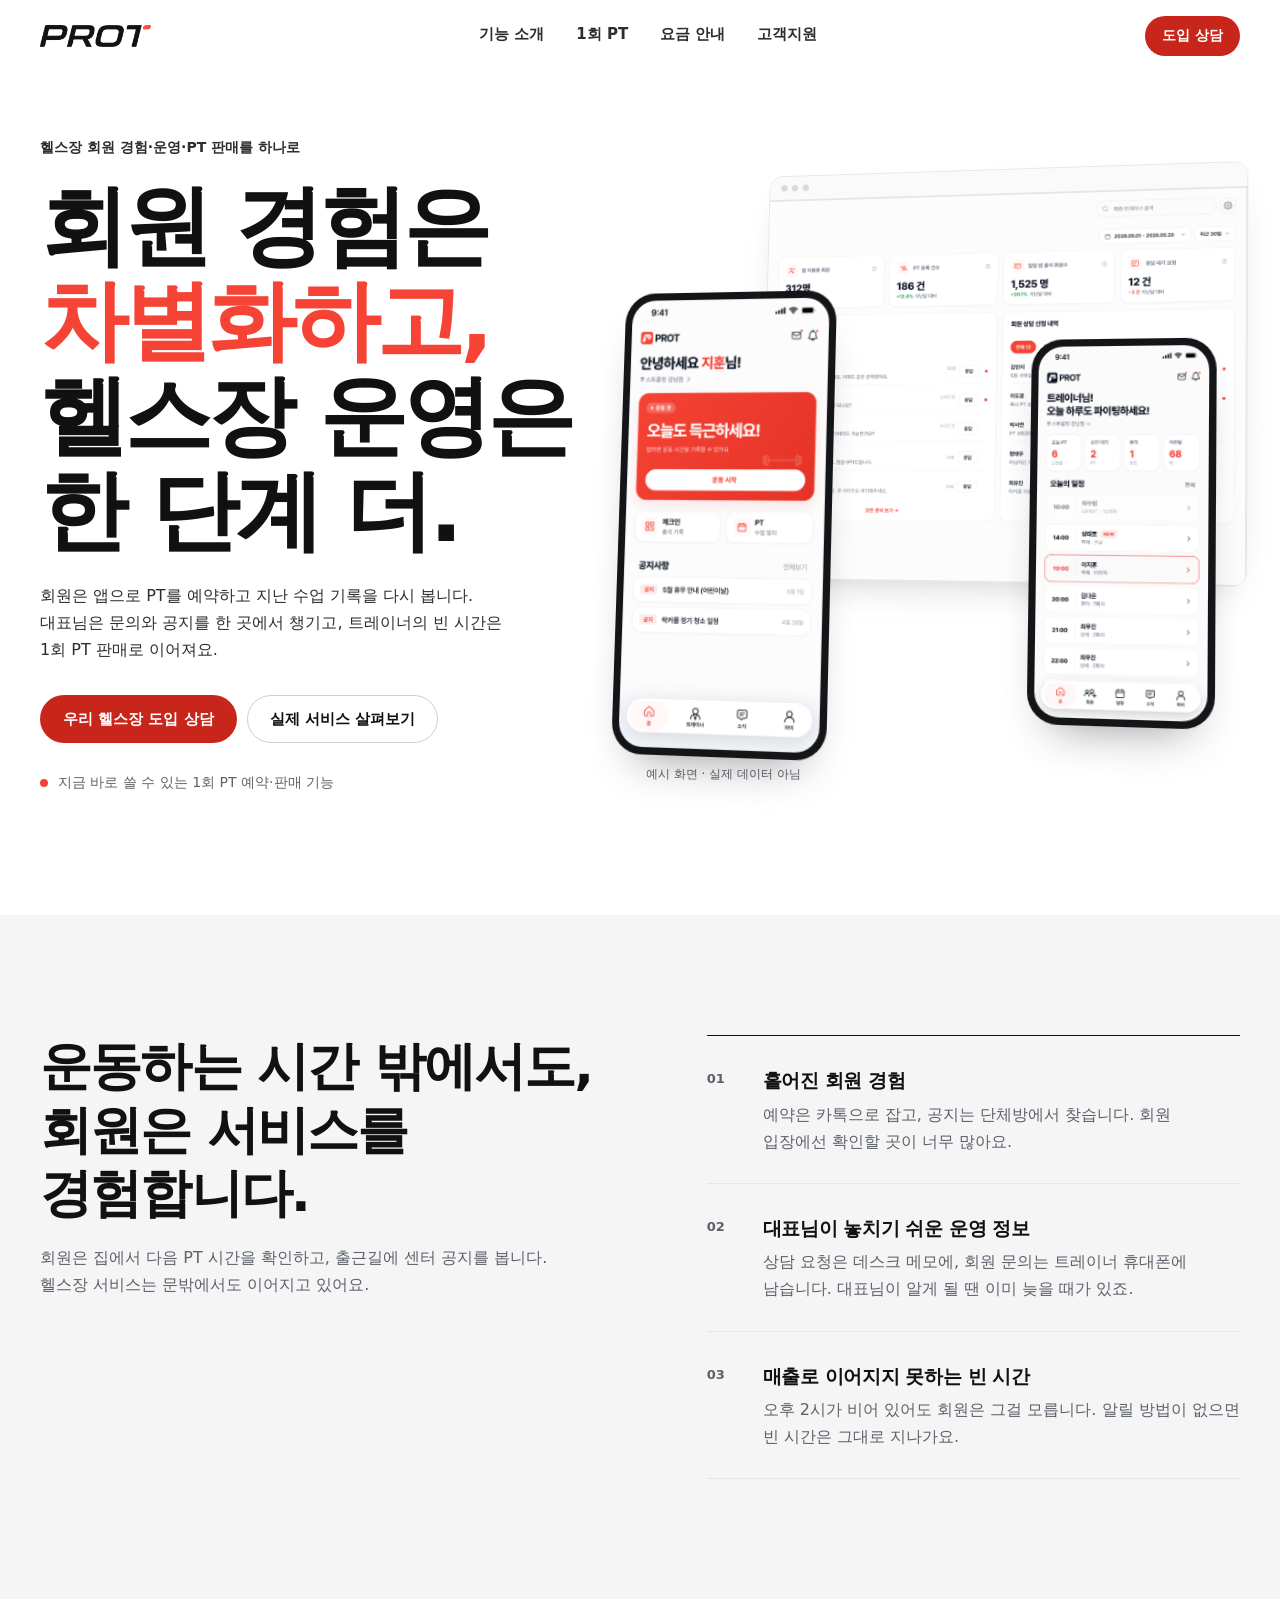
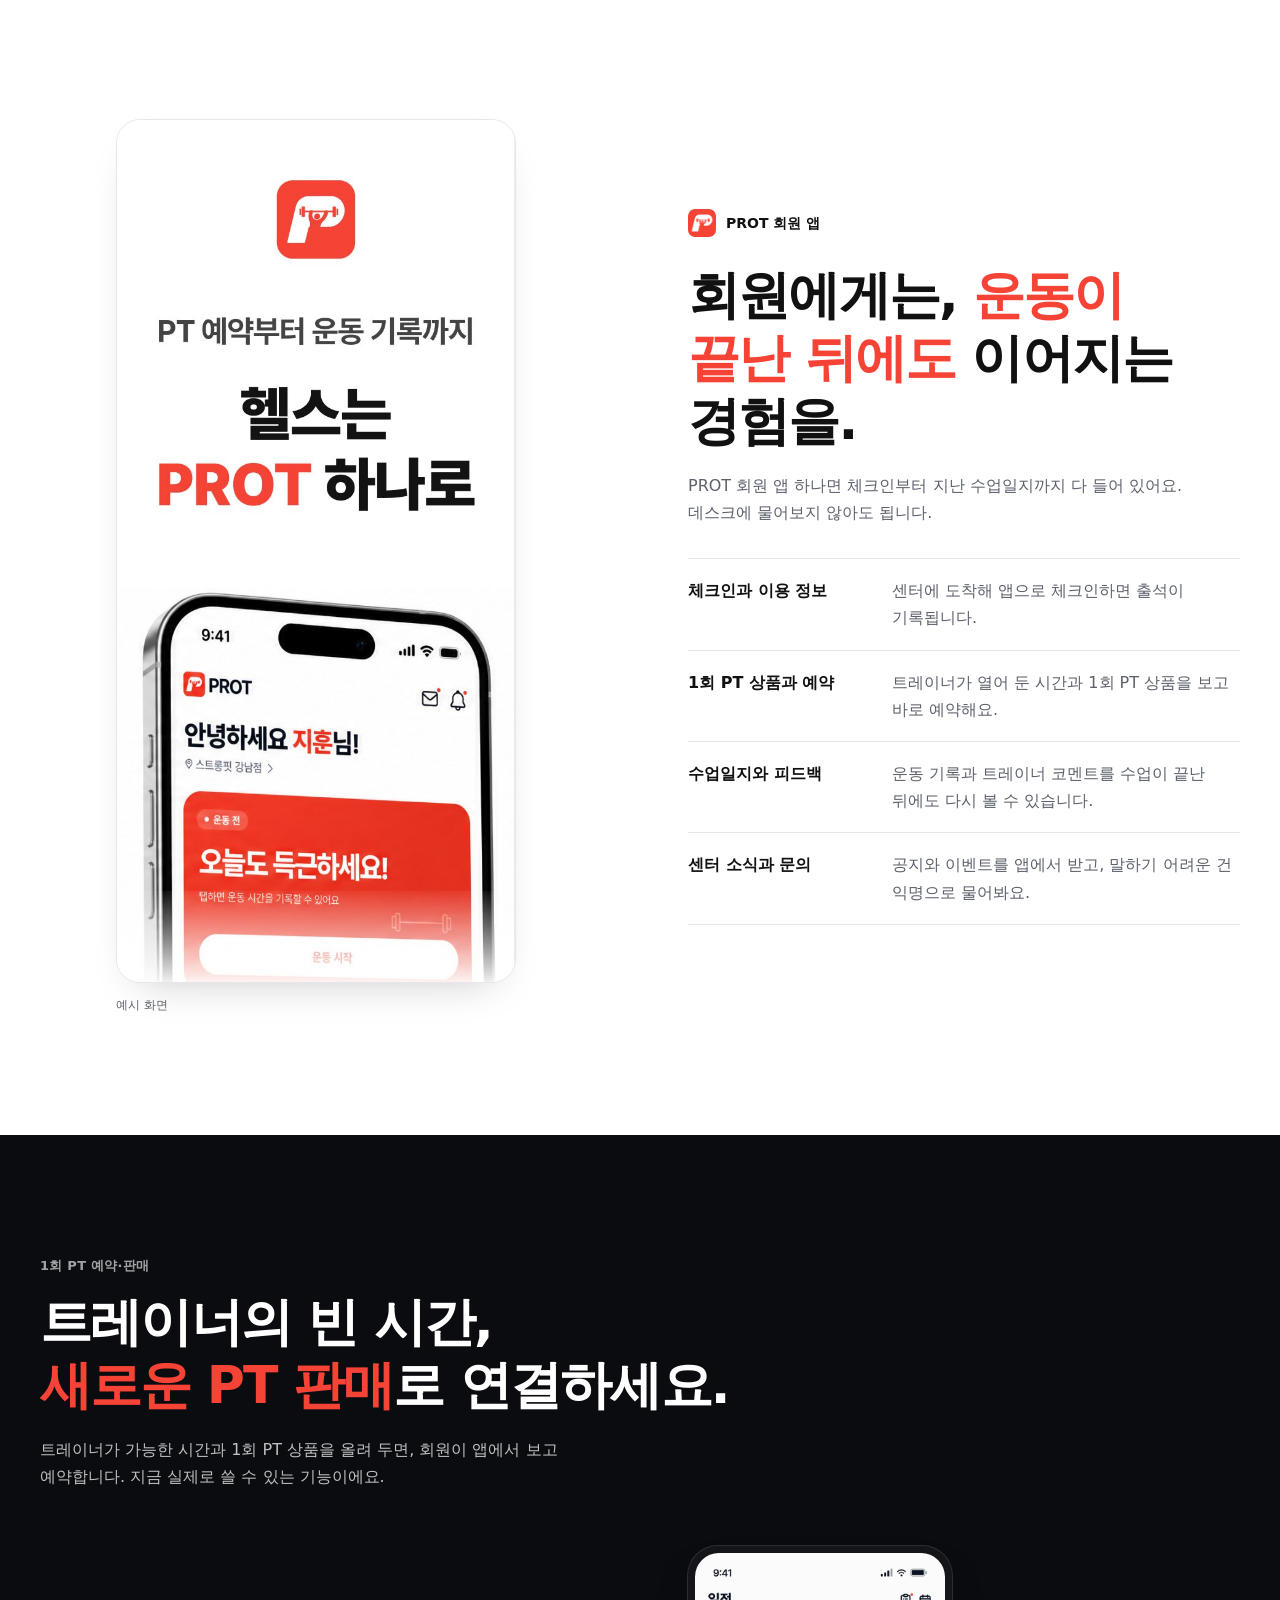
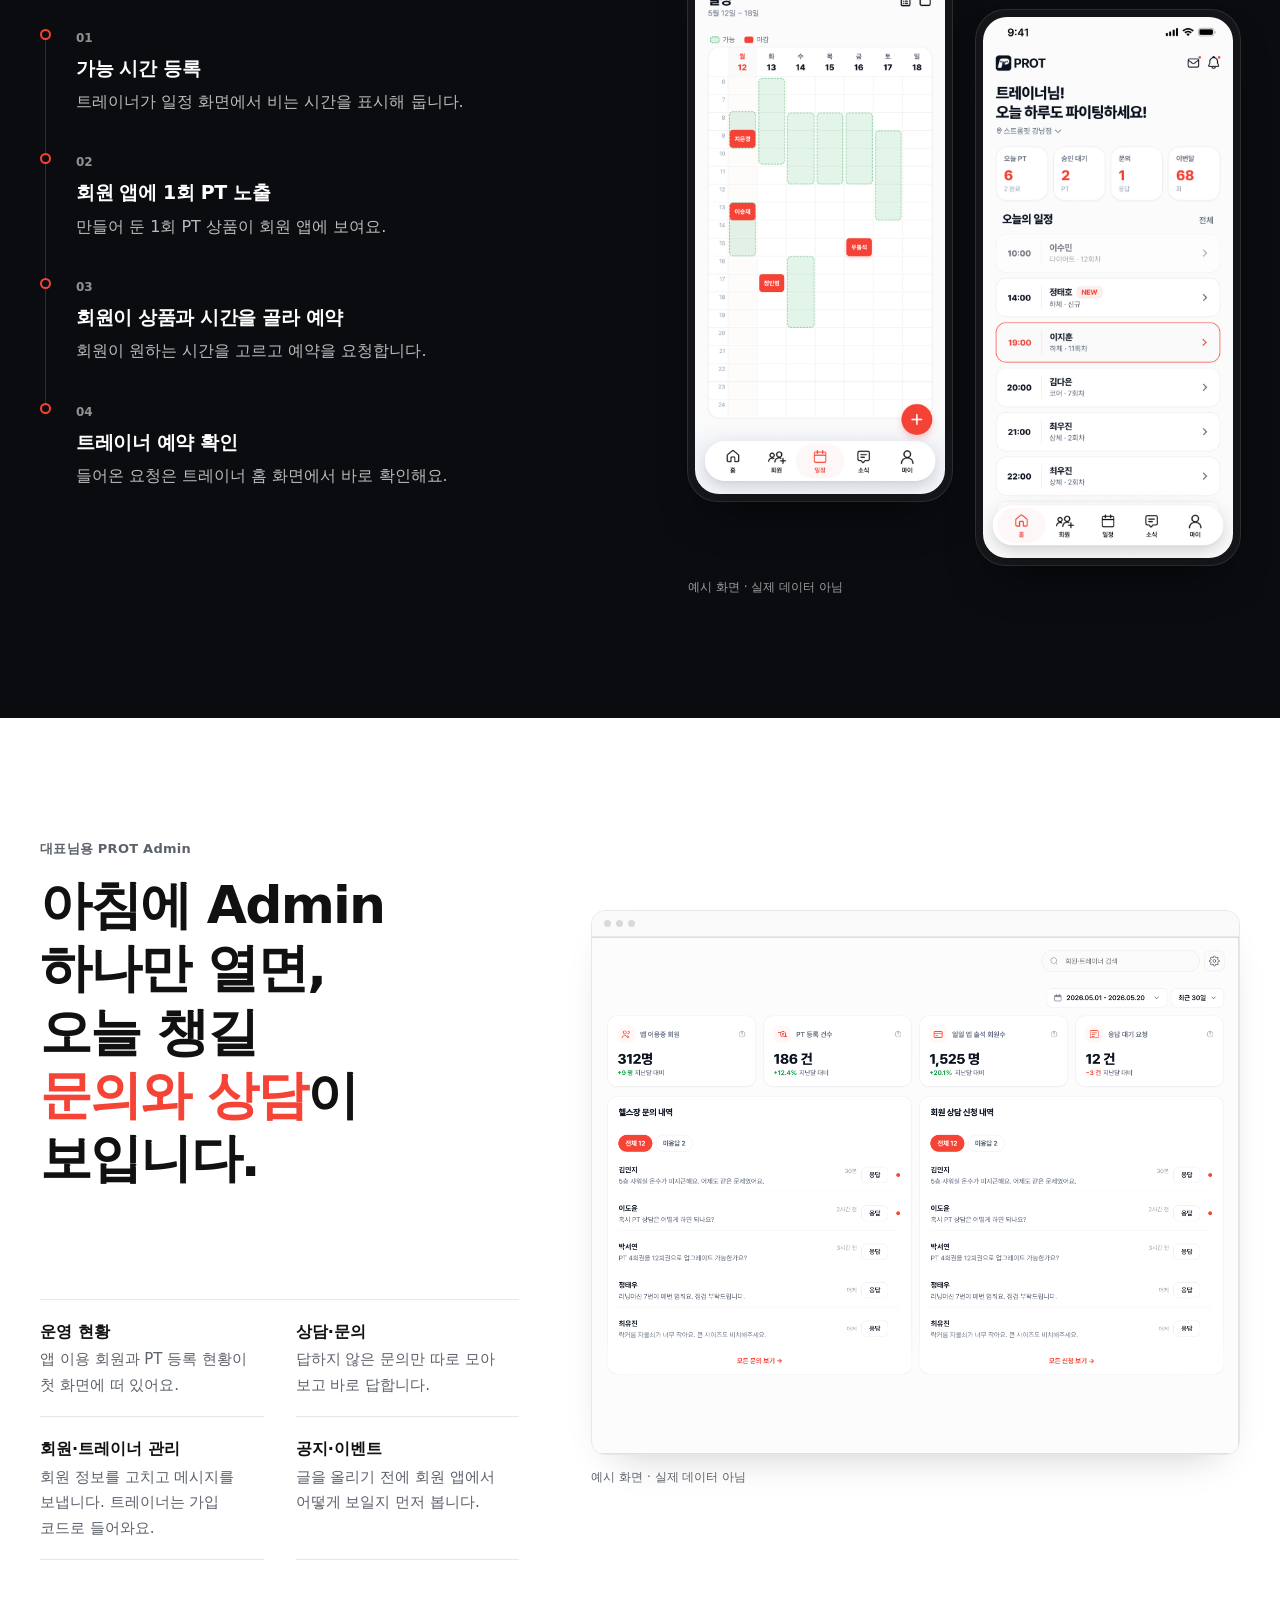
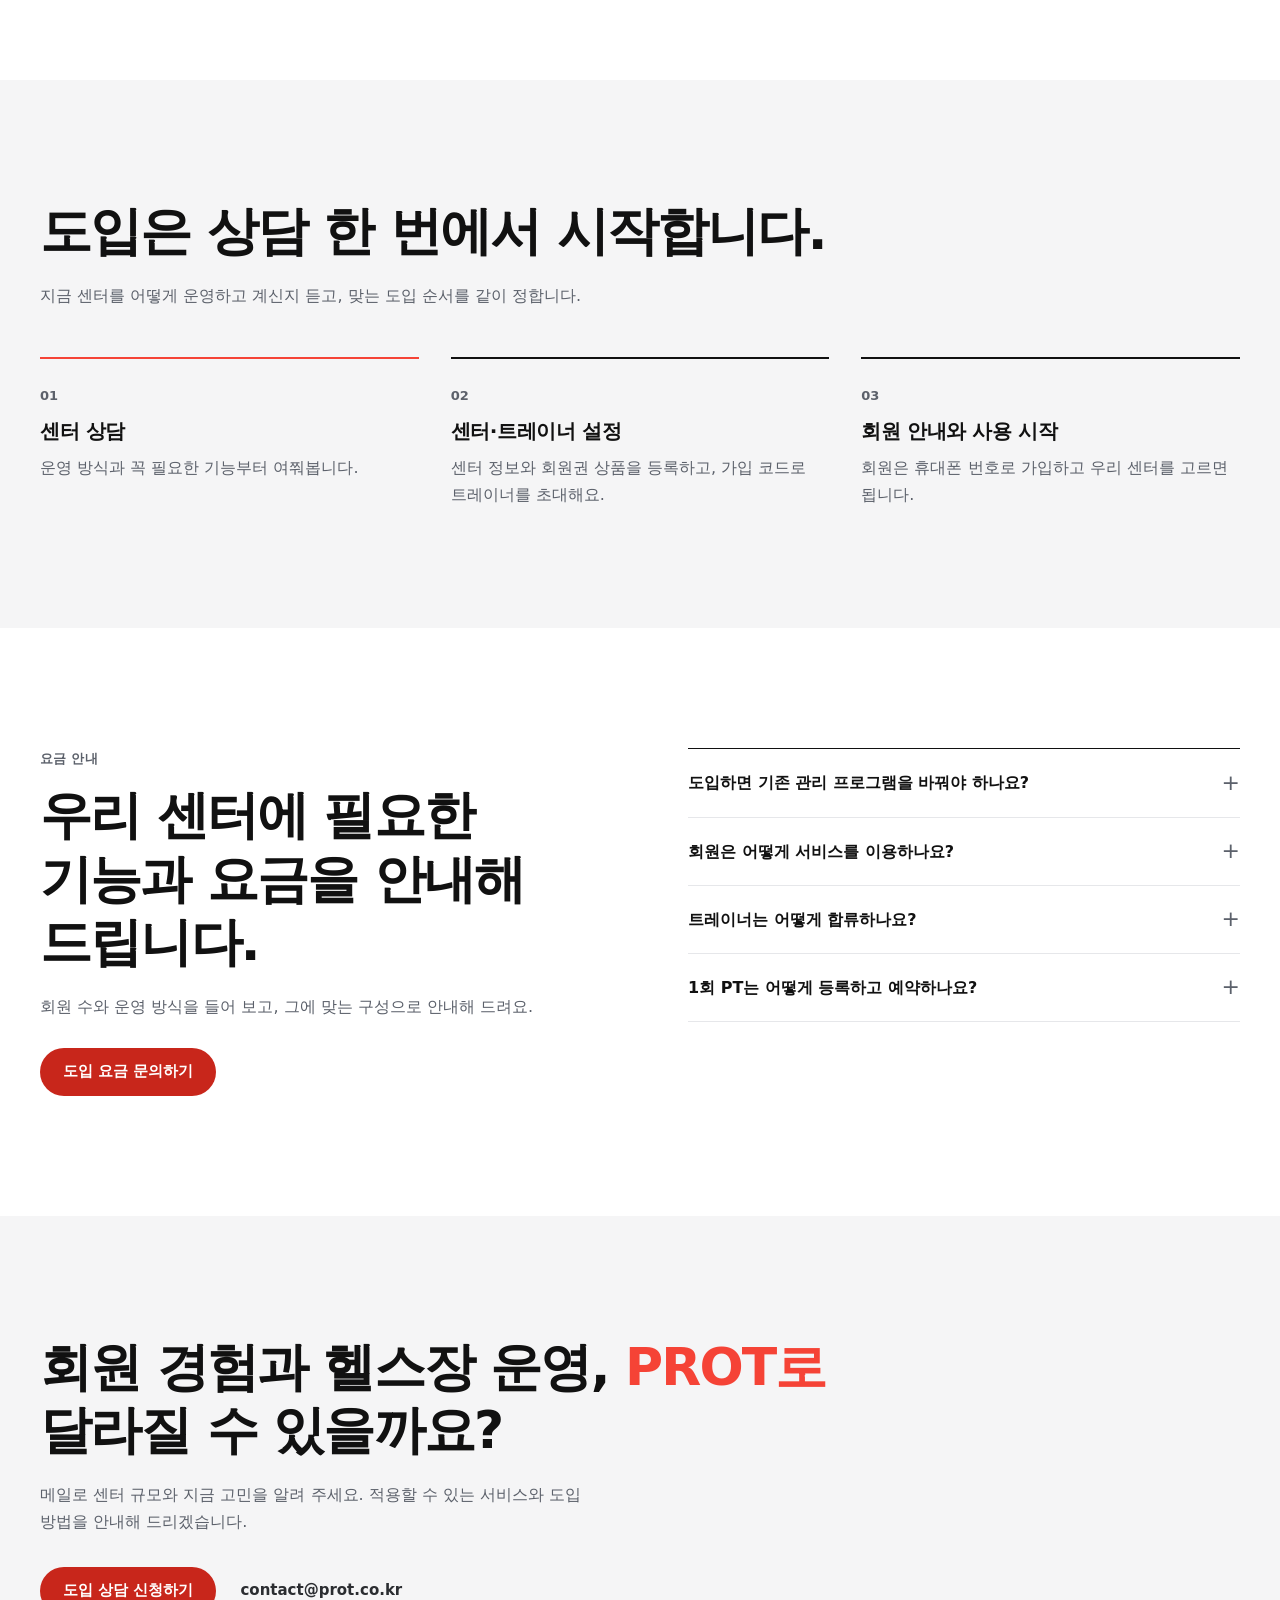
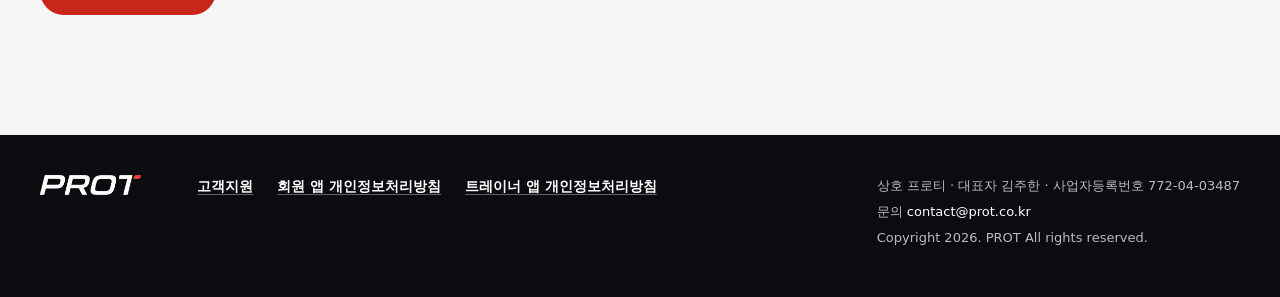
<file: index.html>
<!doctype html>
<html lang="ko" class="no-js">
<head>
<meta charset="utf-8">
<meta name="viewport" content="width=device-width, initial-scale=1">
<title>PROT · 헬스장 회원 경험과 운영, 1회 PT 판매</title>
<meta name="description" content="회원은 앱으로 PT를 예약하고 수업 기록을 다시 봅니다. 대표님은 문의와 공지를 PROT Admin에서 챙기고, 트레이너의 빈 시간은 1회 PT 판매로 이어집니다.">
<meta name="theme-color" content="#FFFFFF">
<meta name="color-scheme" content="light only">
<link rel="icon" href="/images/app-icon-member.png">
<meta property="og:type" content="website">
<meta property="og:url" content="https://prot.co.kr/">
<meta property="og:title" content="PROT 프로티">
<meta property="og:description" content="PT 예약부터 운동 기록까지, PROT 하나로">
<meta property="og:image" content="https://prot.co.kr/images/url-image.png">
<meta name="twitter:card" content="summary_large_image">
<style>
:root {
  color-scheme: light only;
  --brand: #F54336;
  --brand-deep: #C8261B;
  --ink: #111111;
  --ink-2: #2B2D31;
  --muted: #5C616B;
  --line: #E6E7EA;
  --paper: #FFFFFF;
  --gray: #F5F5F6;
  --dark: #0B0C10;
  --dark-line: rgba(255, 255, 255, .14);
  --nav-h: 64px;
  --gap-section: 72px;
  --ease: cubic-bezier(.22, 1, .36, 1);
}
@media (min-width: 1024px) {
  :root { --gap-section: 120px; --nav-h: 72px; }
}

*, *::before, *::after { box-sizing: border-box; }
html {
  scroll-behavior: smooth;
  scroll-padding-top: calc(var(--nav-h) + 8px);
  -webkit-text-size-adjust: 100%;
}
body {
  margin: 0;
  background: var(--paper);
  color: var(--ink);
  font-family: "Pretendard", "Apple SD Gothic Neo", "Malgun Gothic", system-ui, sans-serif;
  font-size: 15px;
  line-height: 1.7;
  word-break: keep-all;
  overflow-wrap: break-word;
  -webkit-font-smoothing: antialiased;
}
@media (min-width: 1024px) { body { font-size: 16px; } }
h1, h2, h3, p, figure, ol, ul, dl, dd { margin: 0; }
ol, ul { padding: 0; list-style: none; }
a { color: inherit; text-decoration: none; }
img { display: block; max-width: 100%; height: auto; }
:focus-visible { outline: 2px solid var(--brand-deep); outline-offset: 3px; }

.container { width: min(1200px, 100% - 40px); margin-inline: auto; }
.section { padding: var(--gap-section) 0; }
.section-gray { background: var(--gray); }
.key { color: var(--brand); }

.label { display: block; font-size: 13px; font-weight: 700; letter-spacing: .02em; color: var(--muted); }
.title {
  font-size: clamp(28px, 7.2vw, 52px);
  line-height: 1.22;
  font-weight: 800;
  letter-spacing: -.035em;
}
.lead { margin-top: 18px; max-width: 34em; color: var(--muted); }
.caption { margin-top: 12px; font-size: 12px; color: var(--muted); }

/* Buttons: deep red keeps white text at 5.6:1 */
.btn {
  display: inline-flex;
  align-items: center;
  justify-content: center;
  min-height: 48px;
  padding: 0 22px;
  border-radius: 999px;
  border: 1px solid transparent;
  font: inherit;
  font-size: 15px;
  font-weight: 700;
  cursor: pointer;
  transition: background-color .25s var(--ease), color .25s, border-color .25s, transform .25s var(--ease);
}
.btn:hover { transform: translateY(-1px); }
.btn-primary { background: var(--brand-deep); color: #fff; }
.btn-primary:hover { background: #A81E14; }
.btn-line { background: transparent; color: var(--ink); border-color: #CDD0D5; }
.btn-line:hover { border-color: var(--ink); }
.btn-sm { min-height: 40px; padding: 0 16px; font-size: 14px; }

/* ---------- Header ---------- */
.nav {
  position: sticky;
  top: 0;
  z-index: 50;
  height: var(--nav-h);
  background: rgba(255, 255, 255, .94);
  border-bottom: 1px solid transparent;
  transition: border-color .3s, background-color .3s;
}
.nav.scrolled { border-bottom-color: var(--line); background: rgba(255, 255, 255, .97); }
.nav-inner { height: 100%; display: flex; align-items: center; justify-content: space-between; gap: 16px; }
.logo img { width: auto; height: 22px; }
.nav-links { display: none; gap: 32px; font-size: 15px; font-weight: 600; color: var(--ink-2); }
.nav-links a { padding: 6px 0; border-bottom: 1px solid transparent; transition: border-color .2s; }
.nav-links a:hover { border-bottom-color: var(--ink); }
@media (min-width: 900px) { .nav-links { display: flex; } }
.nav-right { display: flex; align-items: center; gap: 8px; }
.menu { position: relative; }
.menu summary {
  list-style: none;
  cursor: pointer;
  display: inline-flex; align-items: center;
  min-height: 40px; padding: 0 14px;
  border: 1px solid #CDD0D5; border-radius: 999px;
  font-size: 14px; font-weight: 700;
}
.menu summary::-webkit-details-marker { display: none; }
.menu[open] summary { border-color: var(--ink); }
.menu-panel {
  position: absolute; right: 0; top: calc(100% + 8px);
  min-width: 200px; padding: 8px 0;
  background: #fff; border: 1px solid var(--line); border-radius: 12px;
  box-shadow: 0 12px 28px -18px rgba(17, 17, 17, .35);
}
.menu-panel a { display: block; padding: 12px 18px; font-size: 15px; font-weight: 600; }
.menu-panel a:hover { background: var(--gray); }
@media (min-width: 900px) { .menu { display: none; } }

/* ---------- 01 Hero ---------- */
.hero { padding: 40px 0 var(--gap-section); overflow: hidden; }
.hero-grid { display: grid; gap: 48px; align-items: center; }
.eyebrow { font-size: 14px; font-weight: 700; color: var(--ink-2); }
.hero h1 {
  margin-top: 18px;
  font-size: clamp(36px, 10vw, 88px);
  line-height: 1.08;
  font-weight: 800;
  letter-spacing: -.045em;
}
.hero h1 .line { display: block; }
.hero h1 .chunk { display: inline-block; white-space: nowrap; }
.nw { white-space: nowrap; }
.hero-sub { margin-top: 24px; max-width: 30em; font-size: 16px; color: var(--ink-2); }
.hero-cta { margin-top: 32px; display: flex; flex-wrap: wrap; gap: 10px; }
.proof { margin-top: 28px; display: flex; align-items: center; gap: 10px; font-size: 14px; color: var(--muted); }
.proof::before { content: ""; width: 8px; height: 8px; border-radius: 50%; background: var(--brand); flex: none; }

/* Layered product shot */
.stack { position: relative; aspect-ratio: 1 / 1.02; }
.layer { position: absolute; }
.frame { background: #fff; border: 1px solid var(--line); border-radius: 14px; overflow: hidden; box-shadow: 0 18px 40px -24px rgba(17, 17, 17, .28); }
.frame-bar { display: flex; gap: 5px; padding: 9px 12px; border-bottom: 1px solid var(--line); background: #FAFAFA; }
.frame-bar i { width: 7px; height: 7px; border-radius: 50%; background: #D7D9DD; }
.crop { position: relative; overflow: hidden; }
.crop img { max-width: none; }
.crop-admin { aspect-ratio: 1200 / 960; }
.crop-admin img { width: 120%; margin-left: -20%; }
.phone { padding: 7px; border-radius: 30px; background: #141518; box-shadow: 0 24px 44px -24px rgba(17, 17, 17, .45); }
.phone img { border-radius: 24px; }

.l-admin { top: 0; right: 0; width: 86%; }
.l-member { left: 0; bottom: 0; width: 36%; }
.l-trainer { right: 4%; bottom: 6%; width: 30%; }

@media (min-width: 1024px) {
  .hero { padding-top: 64px; }
  .hero-grid { grid-template-columns: minmax(0, 1fr) minmax(0, 1.05fr); gap: 40px; }
  .stack { perspective: 1800px; }
  .stack-inner { position: absolute; inset: 0; transform-style: preserve-3d; transform: rotateY(-12deg) rotateX(5deg); }
  .l-admin { transform: translateZ(-80px); }
  .l-trainer { transform: translateZ(40px); }
  .l-member { transform: translateZ(110px); }
}
@media (min-width: 1024px) and (prefers-reduced-motion: no-preference) {
  .stack-inner { animation: sway 14s ease-in-out infinite; }
  .l-member { animation: floatA 9s ease-in-out infinite; }
  .l-trainer { animation: floatB 11s ease-in-out infinite; }
}
@keyframes sway {
  0%, 100% { transform: rotateY(-12deg) rotateX(5deg); }
  50% { transform: rotateY(-8deg) rotateX(3deg); }
}
@keyframes floatA {
  0%, 100% { transform: translateZ(110px) translateY(0); }
  50% { transform: translateZ(110px) translateY(-8px); }
}
@keyframes floatB {
  0%, 100% { transform: translateZ(40px) translateY(0); }
  50% { transform: translateZ(40px) translateY(6px); }
}

/* ---------- 02 Problem: type only ---------- */
.problem-grid { display: grid; gap: 40px; }
.problem-list { counter-reset: p; border-top: 1px solid var(--ink); }
.problem-list li { counter-increment: p; display: grid; grid-template-columns: 44px minmax(0, 1fr); gap: 4px 12px; padding: 24px 0; border-bottom: 1px solid var(--line); }
.problem-list li::before { content: counter(p, decimal-leading-zero); grid-row: span 2; font-size: 13px; font-weight: 700; color: var(--muted); padding-top: 4px; }
.problem-list h3 { font-size: 19px; letter-spacing: -.02em; }
.problem-list p { color: var(--muted); }
@media (min-width: 1024px) {
  .problem-grid { grid-template-columns: minmax(0, 1.1fr) minmax(0, 1fr); gap: 80px; align-items: start; }
  .problem-list li { padding: 28px 0; }
}

/* ---------- 03 Member: image left, text right ---------- */
.split { display: grid; gap: 40px; align-items: center; }
.member-shot { max-width: 400px; width: 100%; margin-inline: auto; }
.member-shot .frame { border-radius: 24px; }
.app-tag { display: inline-flex; align-items: center; gap: 10px; font-size: 14px; font-weight: 700; }
.app-tag img { width: 28px; height: 28px; border-radius: 7px; }
.feature-rows { margin-top: 32px; border-top: 1px solid var(--line); }
.feature-rows div { display: grid; gap: 2px; padding: 18px 0; border-bottom: 1px solid var(--line); }
.feature-rows dt { font-weight: 700; font-size: 16px; }
.feature-rows dd { color: var(--muted); }
@media (min-width: 1024px) {
  .split { grid-template-columns: minmax(0, 1fr) minmax(0, 1fr); gap: 96px; }
  .feature-rows div { grid-template-columns: 180px minmax(0, 1fr); gap: 24px; }
}

/* ---------- 04 PT: dark, step flow ---------- */
.dark { background: var(--dark); color: #fff; }
.dark .label { color: rgba(255, 255, 255, .62); }
.dark .lead { color: rgba(255, 255, 255, .74); }
.dark .caption { color: rgba(255, 255, 255, .6); }
.pt-head { max-width: 760px; }
.pt-body { margin-top: 56px; display: grid; gap: 48px; }
.steps li { position: relative; padding: 0 0 32px 36px; }
.steps li::before { content: ""; position: absolute; left: 5px; top: 10px; bottom: -6px; width: 1px; background: var(--dark-line); }
.steps li:last-child::before { display: none; }
.steps li::after { content: ""; position: absolute; left: 0; top: 6px; width: 11px; height: 11px; border-radius: 50%; border: 2px solid var(--brand); background: var(--dark); }
.steps .n { font-size: 12px; font-weight: 700; color: rgba(255, 255, 255, .55); }
.steps h3 { margin-top: 2px; font-size: 19px; letter-spacing: -.02em; }
.steps p { margin-top: 4px; color: rgba(255, 255, 255, .72); }
/* two trainer screens, same frame and size; the second sits a step lower */
.pt-figure { width: min(100%, 560px); margin-inline: auto; }
.pt-phones { display: grid; grid-template-columns: repeat(2, minmax(0, 1fr)); gap: 16px; align-items: start; }
.pt-phone { box-shadow: 0 0 0 1px rgba(255, 255, 255, .14), 0 24px 48px -24px rgba(0, 0, 0, .8); }
.pt-phone + .pt-phone { margin-top: 40px; }
@media (min-width: 1024px) { .pt-phones { gap: 24px; } .pt-phone + .pt-phone { margin-top: 64px; } }
@media (min-width: 1024px) {
  .pt-body { grid-template-columns: minmax(0, 1fr) minmax(0, 1fr); gap: 96px; align-items: center; }
}

/* ---------- 05 Admin: text left, wide image right ---------- */
.ops { margin-top: 36px; display: grid; gap: 0 32px; grid-template-columns: minmax(0, 1fr); border-top: 1px solid var(--line); }
.ops div { padding: 18px 0; border-bottom: 1px solid var(--line); }
.ops dt { font-weight: 700; }
.ops dd { margin-top: 2px; color: var(--muted); font-size: 15px; }
@media (min-width: 640px) { .ops { grid-template-columns: repeat(2, minmax(0, 1fr)); } }
@media (min-width: 1024px) {
  .admin-split { grid-template-columns: minmax(0, .85fr) minmax(0, 1.15fr); gap: 72px; }
}

/* ---------- 06 Onboarding: one line, three stops ---------- */
.flow { margin-top: 48px; display: grid; gap: 28px; }
.flow li { padding-top: 22px; border-top: 2px solid var(--ink); }
.flow li:first-child { border-top-color: var(--brand); }
.flow .n { font-size: 13px; font-weight: 700; color: var(--muted); }
.flow h3 { margin-top: 6px; font-size: 20px; letter-spacing: -.02em; }
.flow p { margin-top: 6px; color: var(--muted); }
@media (min-width: 768px) { .flow { grid-template-columns: repeat(3, minmax(0, 1fr)); gap: 32px; } }

/* ---------- 07 Pricing + FAQ ---------- */
.pf-grid { display: grid; gap: 56px; }
.pricing .title { max-width: 14em; }
.pricing .btn { margin-top: 28px; }
.faq { border-top: 1px solid var(--ink); }
.faq details { border-bottom: 1px solid var(--line); }
.faq summary {
  list-style: none;
  cursor: pointer;
  display: flex; justify-content: space-between; align-items: center; gap: 16px;
  padding: 20px 0;
  font-weight: 700;
  font-size: 16px;
}
.faq summary::-webkit-details-marker { display: none; }
.faq summary::after { content: "+"; flex: none; font-size: 22px; font-weight: 400; line-height: 1; color: var(--muted); transition: transform .25s var(--ease); }
.faq details[open] summary::after { transform: rotate(45deg); }
.faq details p { padding: 0 0 20px; color: var(--muted); max-width: 36em; }
@media (min-width: 1024px) { .pf-grid { grid-template-columns: minmax(0, 1fr) minmax(0, 1fr); gap: 96px; } }

/* ---------- 08 Contact ---------- */
.contact .title { max-width: 16em; }
.contact .row { margin-top: 32px; display: flex; flex-wrap: wrap; gap: 16px 24px; align-items: center; }
.contact .mail { font-size: 15px; font-weight: 700; color: var(--ink-2); }

/* ---------- Footer ---------- */
.footer { padding: 40px 0 48px; background: var(--dark); color: rgba(255, 255, 255, .72); font-size: 14px; }
.footer-inner { display: grid; gap: 24px; }
.footer img { width: auto; height: 20px; }
.footer a { color: #fff; }
.footer-links { display: flex; flex-wrap: wrap; gap: 8px 24px; }
.footer-links a { color: #fff; font-weight: 600; text-decoration: underline; text-underline-offset: 3px; text-decoration-color: rgba(255, 255, 255, .35); }
.footer-biz { display: grid; gap: 4px; font-size: 13px; }
@media (min-width: 1024px) {
  .footer-inner { grid-template-columns: auto 1fr auto; align-items: start; gap: 24px 56px; }
}

/* ---------- Reveal ---------- */
.js .reveal { opacity: 0; transform: translateY(20px); transition: opacity .7s var(--ease), transform .7s var(--ease); transition-delay: calc(var(--d, 0) * 80ms); }
.js .reveal.is-visible { opacity: 1; transform: none; }

@media (prefers-reduced-motion: reduce) {
  html { scroll-behavior: auto; }
  *, *::before, *::after { animation: none !important; transition: none !important; }
  .js .reveal { opacity: 1; transform: none; }
  .stack-inner, .l-admin, .l-trainer, .l-member { transform: none !important; }
  .btn:hover { transform: none; }
}
</style>
</head>
<body>

<header class="nav">
  <div class="container nav-inner">
    <a class="logo" href="#hero" aria-label="PROT 처음으로">
      <img src="/images/wordmark-dark.png" alt="PROT" width="800" height="158">
    </a>
    <nav class="nav-links" aria-label="주요 메뉴">
      <a href="#member">기능 소개</a>
      <a href="#pt">1회 PT</a>
      <a href="#pricing">요금 안내</a>
      <a href="/support/">고객지원</a>
    </nav>
    <div class="nav-right">
      <details class="menu">
        <summary aria-label="메뉴 열기">메뉴</summary>
        <nav class="menu-panel" aria-label="모바일 메뉴">
          <a href="#member">기능 소개</a>
          <a href="#pt">1회 PT</a>
          <a href="#pricing">요금 안내</a>
          <a href="/support/">고객지원</a>
        </nav>
      </details>
      <a class="btn btn-primary btn-sm" href="mailto:contact@prot.co.kr?subject=PROT%20%EB%8F%84%EC%9E%85%20%EC%83%81%EB%8B%B4">도입 상담</a>
    </div>
  </div>
</header>

<main>
  <!-- 01 Hero -->
  <section class="hero" id="hero" aria-labelledby="hero-title">
    <div class="container hero-grid">
      <div>
        <p class="eyebrow">헬스장 회원 경험·운영·PT 판매를 하나로</p>
        <h1 id="hero-title">
          <span class="line"><span class="chunk">회원 경험은</span> <span class="chunk key">차별화하고,</span></span>
          <span class="line"><span class="chunk">헬스장 운영은</span> <span class="chunk">한 단계 더.</span></span>
        </h1>
        <p class="hero-sub">회원은 앱으로 PT를 예약하고 지난 수업 기록을 다시 봅니다. 대표님은 문의와 공지를 한 곳에서 챙기고, 트레이너의 빈 시간은 1회 PT 판매로 이어져요.</p>
        <div class="hero-cta">
          <a class="btn btn-primary" href="mailto:contact@prot.co.kr?subject=PROT%20%EB%8F%84%EC%9E%85%20%EC%83%81%EB%8B%B4">우리 헬스장 도입 상담</a>
          <a class="btn btn-line" href="#member">실제 서비스 살펴보기</a>
        </div>
        <p class="proof">지금 바로 쓸 수 있는 1회 PT 예약·판매 기능</p>
      </div>

      <figure>
        <div class="stack">
          <div class="stack-inner">
            <div class="layer l-admin">
              <div class="frame">
                <div class="frame-bar" aria-hidden="true"><i></i><i></i><i></i></div>
                <div class="crop crop-admin">
                  <img src="/images/screen-admin-dashboard.png" alt="PROT Admin 대시보드 예시 화면" width="1440" height="960" fetchpriority="high">
                </div>
              </div>
            </div>
            <div class="layer l-trainer">
              <div class="phone">
                <img src="/images/screen-trainer-home.png" alt="PROT 트레이너 앱 홈 예시 화면" width="720" height="1558">
              </div>
            </div>
            <div class="layer l-member">
              <div class="phone">
                <img src="/images/screen-member-home.png" alt="PROT 회원 앱 홈 예시 화면" width="416" height="900">
              </div>
            </div>
          </div>
        </div>
        <figcaption class="caption">예시 화면 · 실제 데이터 아님</figcaption>
      </figure>
    </div>
  </section>

  <!-- 02 Problem -->
  <section class="section section-gray" id="problem" aria-labelledby="problem-title">
    <div class="container problem-grid">
      <div class="reveal">
        <h2 class="title" id="problem-title">운동하는 시간 밖에서도, 회원은 서비스를 경험합니다.</h2>
        <p class="lead">회원은 집에서 다음 PT 시간을 확인하고, 출근길에 센터 공지를 봅니다. 헬스장 서비스는 문밖에서도 이어지고 있어요.</p>
      </div>
      <ol class="problem-list">
        <li class="reveal" style="--d:1"><h3>흩어진 회원 경험</h3><p>예약은 카톡으로 잡고, 공지는 단체방에서 찾습니다. 회원 입장에선 확인할 곳이 너무 많아요.</p></li>
        <li class="reveal" style="--d:2"><h3>대표님이 놓치기 쉬운 운영 정보</h3><p>상담 요청은 데스크 메모에, 회원 문의는 트레이너 휴대폰에 남습니다. 대표님이 알게 될 땐 이미 늦을 때가 있죠.</p></li>
        <li class="reveal" style="--d:3"><h3>매출로 이어지지 못하는 빈 시간</h3><p>오후 2시가 비어 있어도 회원은 그걸 모릅니다. 알릴 방법이 없으면 빈 시간은 그대로 지나가요.</p></li>
      </ol>
    </div>
  </section>

  <!-- 03 Member experience -->
  <section class="section" id="member" aria-labelledby="member-title">
    <div class="container split">
      <figure class="member-shot reveal">
        <div class="frame">
          <img src="/images/store-member-hero.jpg" alt="PROT 회원 앱 소개와 홈 예시 화면" width="647" height="1400" loading="lazy">
        </div>
        <figcaption class="caption">예시 화면</figcaption>
      </figure>
      <div>
        <p class="app-tag reveal"><img src="/images/app-icon-member.png" alt="" aria-hidden="true" width="512" height="512" loading="lazy">PROT 회원 앱</p>
        <h2 class="title reveal" id="member-title" style="margin-top:18px">회원에게는, <span class="key">운동이 끝난 뒤에도</span> 이어지는 경험을.</h2>
        <p class="lead reveal">PROT 회원 앱 하나면 체크인부터 지난 수업일지까지 다 들어 있어요. 데스크에 물어보지 않아도 됩니다.</p>
        <dl class="feature-rows">
          <div class="reveal" style="--d:1"><dt>체크인과 이용 정보</dt><dd>센터에 도착해 앱으로 체크인하면 출석이 기록됩니다.</dd></div>
          <div class="reveal" style="--d:2"><dt>1회 PT 상품과 예약</dt><dd>트레이너가 열어 둔 시간과 1회 PT 상품을 보고 바로 예약해요.</dd></div>
          <div class="reveal" style="--d:3"><dt>수업일지와 피드백</dt><dd>운동 기록과 트레이너 코멘트를 수업이 끝난 뒤에도 다시 볼 수 있습니다.</dd></div>
          <div class="reveal" style="--d:4"><dt>센터 소식과 문의</dt><dd>공지와 이벤트를 앱에서 받고, 말하기 어려운 건 익명으로 물어봐요.</dd></div>
        </dl>
      </div>
    </div>
  </section>

  <!-- 04 1회 PT -->
  <section class="section dark" id="pt" aria-labelledby="pt-title">
    <div class="container">
      <div class="pt-head reveal">
        <p class="label">1회 PT 예약·판매</p>
        <h2 class="title" id="pt-title" style="margin-top:14px"><span class="nw">트레이너의 빈 시간,</span> <span class="nw"><span class="key">새로운 PT 판매</span>로</span> <span class="nw">연결하세요.</span></h2>
        <p class="lead">트레이너가 가능한 시간과 1회 PT 상품을 올려 두면, 회원이 앱에서 보고 예약합니다. 지금 실제로 쓸 수 있는 기능이에요.</p>
      </div>
      <div class="pt-body">
        <ol class="steps">
          <li class="reveal" style="--d:1"><span class="n">01</span><h3>가능 시간 등록</h3><p>트레이너가 일정 화면에서 비는 시간을 표시해 둡니다.</p></li>
          <li class="reveal" style="--d:2"><span class="n">02</span><h3>회원 앱에 1회 PT 노출</h3><p>만들어 둔 1회 PT 상품이 회원 앱에 보여요.</p></li>
          <li class="reveal" style="--d:3"><span class="n">03</span><h3>회원이 상품과 시간을 골라 예약</h3><p>회원이 원하는 시간을 고르고 예약을 요청합니다.</p></li>
          <li class="reveal" style="--d:4"><span class="n">04</span><h3>트레이너 예약 확인</h3><p>들어온 요청은 트레이너 홈 화면에서 바로 확인해요.</p></li>
        </ol>
        <figure class="pt-figure reveal" style="--d:2">
          <div class="pt-phones">
            <div class="phone pt-phone">
              <img src="/images/screen-trainer-schedule.png" alt="PROT 트레이너 앱 일정 예시 화면" width="720" height="1558" loading="lazy">
            </div>
            <div class="phone pt-phone">
              <img src="/images/screen-trainer-home.png" alt="PROT 트레이너 앱 홈 예시 화면" width="720" height="1558" loading="lazy">
            </div>
          </div>
          <figcaption class="caption">예시 화면 · 실제 데이터 아님</figcaption>
        </figure>
      </div>
    </div>
  </section>

  <!-- 05 Admin -->
  <section class="section" id="admin" aria-labelledby="admin-title">
    <div class="container split admin-split">
      <div>
        <p class="label reveal">대표님용 PROT Admin</p>
        <h2 class="title reveal" id="admin-title" style="margin-top:14px"><span class="nw">아침에 Admin</span> <span class="nw">하나만 열면,</span> <span class="nw">오늘 챙길</span> <span class="nw"><span class="key">문의와 상담</span>이</span> <span class="nw">보입니다.</span></h2>
        <p class="lead reveal">회원·트레이너 현황과 아직 답하지 않은 문의를 PROT Admin에서 한눈에 확인합니다.</p>
        <dl class="ops">
          <div class="reveal" style="--d:1"><dt>운영 현황</dt><dd>앱 이용 회원과 PT 등록 현황이 첫 화면에 떠 있어요.</dd></div>
          <div class="reveal" style="--d:2"><dt>상담·문의</dt><dd>답하지 않은 문의만 따로 모아 보고 바로 답합니다.</dd></div>
          <div class="reveal" style="--d:3"><dt>회원·트레이너 관리</dt><dd>회원 정보를 고치고 메시지를 보냅니다. 트레이너는 가입 코드로 들어와요.</dd></div>
          <div class="reveal" style="--d:4"><dt>공지·이벤트</dt><dd>글을 올리기 전에 회원 앱에서 어떻게 보일지 먼저 봅니다.</dd></div>
        </dl>
      </div>
      <figure class="reveal" style="--d:1">
        <div class="frame">
          <div class="frame-bar" aria-hidden="true"><i></i><i></i><i></i></div>
          <div class="crop crop-admin">
            <img src="/images/screen-admin-dashboard.png" alt="PROT Admin 대시보드 예시 화면" width="1440" height="960" loading="lazy">
          </div>
        </div>
        <figcaption class="caption">예시 화면 · 실제 데이터 아님</figcaption>
      </figure>
    </div>
  </section>

  <!-- 06 Onboarding -->
  <section class="section section-gray" id="start" aria-labelledby="start-title">
    <div class="container">
      <div class="reveal">
        <h2 class="title" id="start-title">도입은 상담 한 번에서 시작합니다.</h2>
        <p class="lead">지금 센터를 어떻게 운영하고 계신지 듣고, 맞는 도입 순서를 같이 정합니다.</p>
      </div>
      <ol class="flow">
        <li class="reveal" style="--d:1"><span class="n">01</span><h3>센터 상담</h3><p>운영 방식과 꼭 필요한 기능부터 여쭤봅니다.</p></li>
        <li class="reveal" style="--d:2"><span class="n">02</span><h3>센터·트레이너 설정</h3><p>센터 정보와 회원권 상품을 등록하고, 가입 코드로 트레이너를 초대해요.</p></li>
        <li class="reveal" style="--d:3"><span class="n">03</span><h3>회원 안내와 사용 시작</h3><p>회원은 휴대폰 번호로 가입하고 우리 센터를 고르면 됩니다.</p></li>
      </ol>
    </div>
  </section>

  <!-- 07 Pricing + FAQ -->
  <section class="section" id="pricing" aria-labelledby="pricing-title">
    <div class="container pf-grid">
      <div class="pricing reveal">
        <p class="label">요금 안내</p>
        <h2 class="title" id="pricing-title" style="margin-top:14px">우리 센터에 필요한 기능과 요금을 안내해 드립니다.</h2>
        <p class="lead">회원 수와 운영 방식을 들어 보고, 그에 맞는 구성으로 안내해 드려요.</p>
        <a class="btn btn-primary" href="mailto:contact@prot.co.kr?subject=PROT%20%EB%8F%84%EC%9E%85%20%EC%9A%94%EA%B8%88%20%EB%AC%B8%EC%9D%98">도입 요금 문의하기</a>
      </div>
      <div class="faq" id="faq">
        <details class="reveal" style="--d:1">
          <summary>도입하면 기존 관리 프로그램을 바꿔야 하나요?</summary>
          <p>아니요. 지금 쓰시는 회원관리 프로그램과 함께 쓸 수 있습니다.</p>
        </details>
        <details class="reveal" style="--d:2">
          <summary>회원은 어떻게 서비스를 이용하나요?</summary>
          <p>휴대폰 번호로 가입하고 다니는 센터를 선택하면, 회원권과 담당 트레이너가 앱에 함께 보여요.</p>
        </details>
        <details class="reveal" style="--d:3">
          <summary>트레이너는 어떻게 합류하나요?</summary>
          <p>Admin에 있는 헬스장 가입 코드를 공유하면, 트레이너가 앱에서 코드를 입력해 우리 센터로 들어옵니다.</p>
        </details>
        <details class="reveal" style="--d:4">
          <summary>1회 PT는 어떻게 등록하고 예약하나요?</summary>
          <p>트레이너가 가능한 시간과 1회 PT 상품을 등록해 두면, 회원이 앱에서 상품과 시간을 골라 예약을 요청합니다. 트레이너는 홈 화면에서 요청을 확인해요.</p>
        </details>
      </div>
    </div>
  </section>

  <!-- 08 Contact -->
  <section class="section section-gray contact" id="contact" aria-labelledby="contact-title">
    <div class="container reveal">
      <h2 class="title" id="contact-title">회원 경험과 헬스장 운영, <span class="key">PROT로</span> 달라질 수 있을까요?</h2>
      <p class="lead">메일로 센터 규모와 지금 고민을 알려 주세요. 적용할 수 있는 서비스와 도입 방법을 안내해 드리겠습니다.</p>
      <div class="row">
        <a class="btn btn-primary" href="mailto:contact@prot.co.kr?subject=PROT%20%EB%8F%84%EC%9E%85%20%EC%83%81%EB%8B%B4%20%EC%8B%A0%EC%B2%AD">도입 상담 신청하기</a>
        <a class="mail" href="mailto:contact@prot.co.kr">contact@prot.co.kr</a>
      </div>
    </div>
  </section>
</main>

<footer class="footer">
  <div class="container footer-inner">
    <img src="/images/wordmark-white.png" alt="PROT" width="800" height="158" loading="lazy">
    <ul class="footer-links">
      <li><a href="/support/">고객지원</a></li>
      <li><a href="https://cut-fahrenheit-5e8.notion.site/_-_-3d10842bf8fa80ca99d9d68cfbadffc8?source=copy_link" target="_blank" rel="noopener">회원 앱 개인정보처리방침</a></li>
      <li><a href="https://cut-fahrenheit-5e8.notion.site/_-_-3e20842bf8fa80f69ceee5eb8e67a6e4?source=copy_link" target="_blank" rel="noopener">트레이너 앱 개인정보처리방침</a></li>
    </ul>
    <div class="footer-biz">
      <p>상호 프로티 · 대표자 김주한 · 사업자등록번호 <span class="nw">772-04-03487</span></p>
      <p>문의 <a href="mailto:contact@prot.co.kr">contact@prot.co.kr</a></p>
      <p>Copyright 2026. PROT All rights reserved.</p>
    </div>
  </div>
</footer>

<script>
(function () {
  var root = document.documentElement;
  var nav = document.querySelector('.nav');
  try {
    var reduceMotion = window.matchMedia('(prefers-reduced-motion: reduce)').matches;

    // Header gets a hairline once the page scrolls
    var ticking = false;
    var updateNav = function () {
      nav.classList.toggle('scrolled', window.scrollY > 8);
      ticking = false;
    };
    window.addEventListener('scroll', function () {
      if (!ticking) {
        ticking = true;
        window.requestAnimationFrame(updateNav);
      }
    }, { passive: true });
    updateNav();

    var menu = document.querySelector('.menu');
    if (menu) {
      menu.querySelectorAll('a').forEach(function (a) {
        a.addEventListener('click', function () { menu.open = false; });
      });
    }

    // Scroll reveal: content is hidden only after the observer is in place
    var items = document.querySelectorAll('.reveal');
    if (!reduceMotion && 'IntersectionObserver' in window) {
      var io = new IntersectionObserver(function (entries) {
        entries.forEach(function (entry) {
          if (entry.isIntersecting) {
            entry.target.classList.add('is-visible');
            io.unobserve(entry.target);
          }
        });
      }, { threshold: 0.12, rootMargin: '0px 0px -8% 0px' });
      items.forEach(function (el) { io.observe(el); });
      root.classList.replace('no-js', 'js');
    }
  } catch (err) {
    // Fall back to fully visible content
    root.classList.remove('js');
    root.classList.add('no-js');
  }
})();
</script>
</body>
</html>
</file>
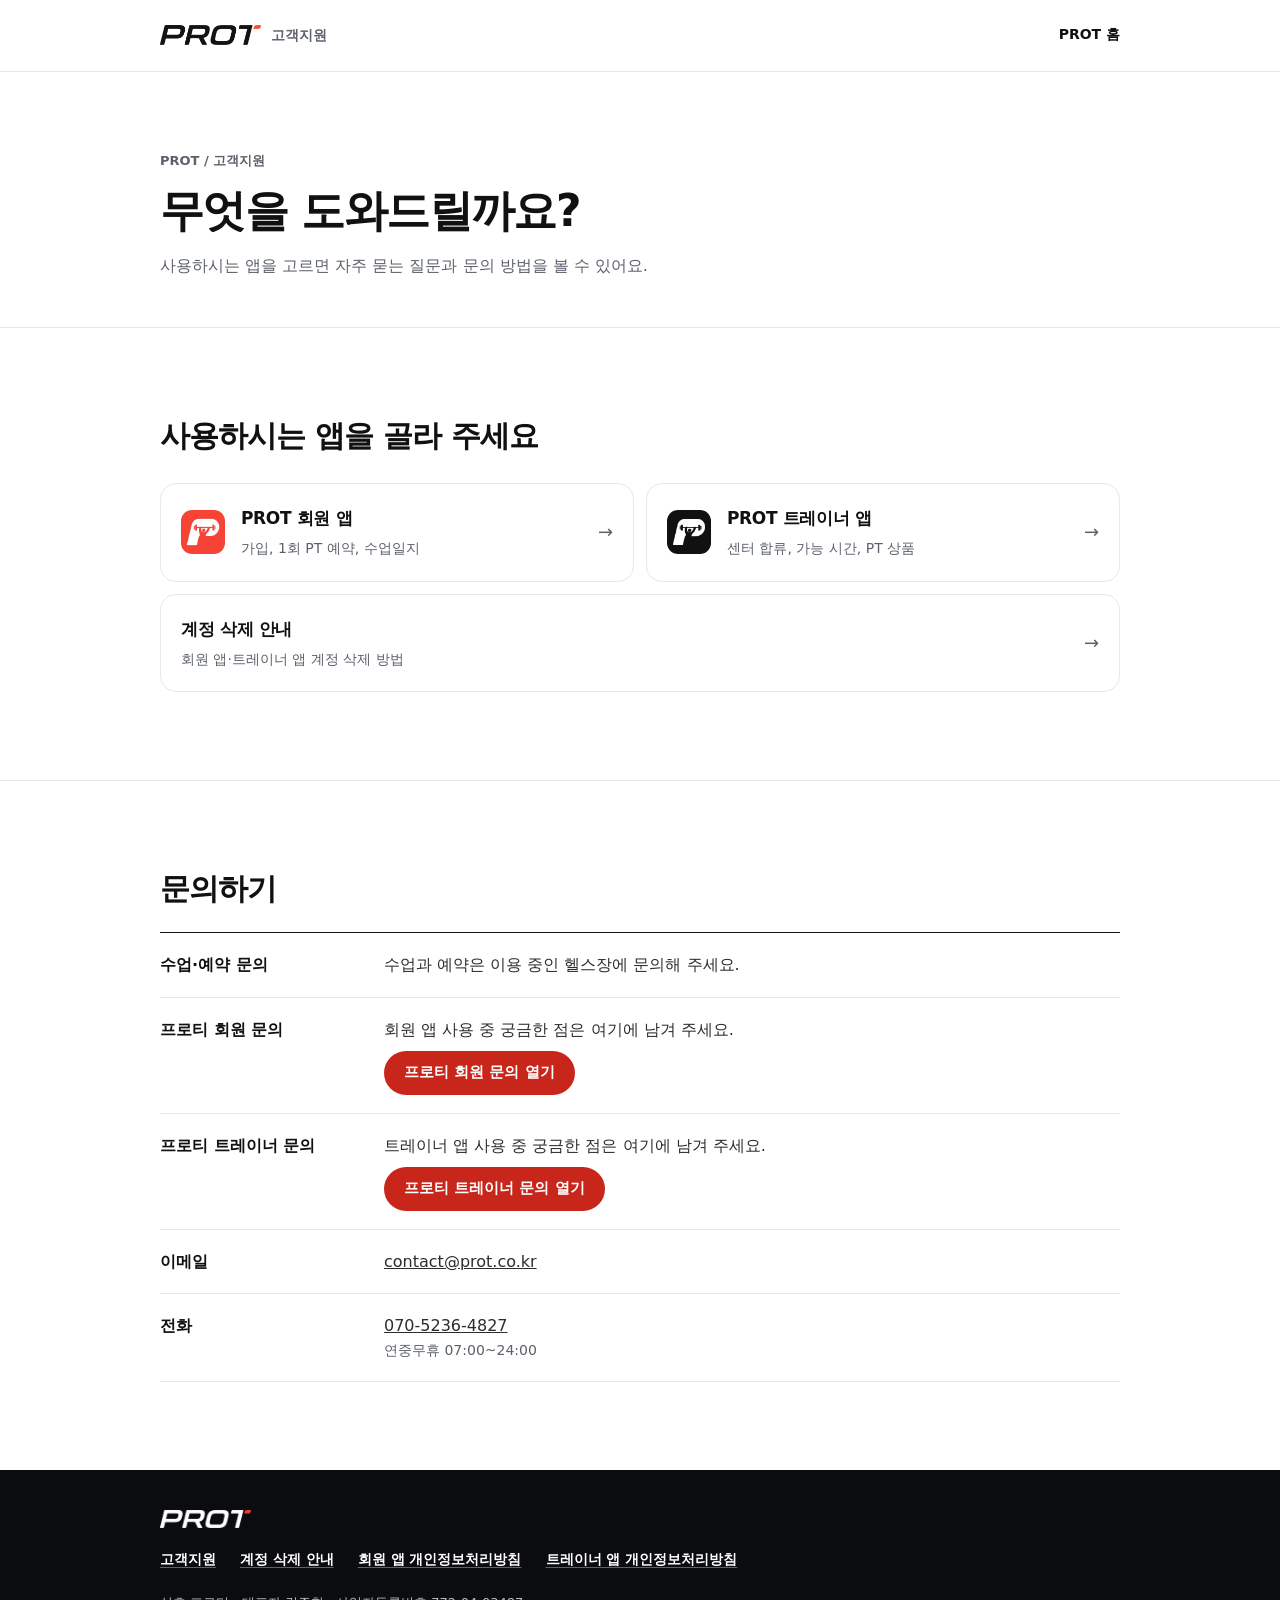
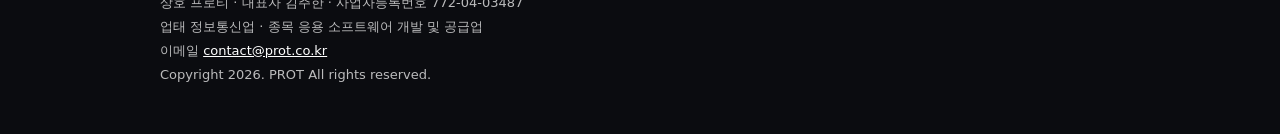
<file: support/index.html>
<!doctype html>
<html lang="ko">
<head>
<meta charset="utf-8">
<meta name="viewport" content="width=device-width, initial-scale=1">
<title>PROT 고객지원</title>
<meta name="description" content="PROT 회원 앱과 트레이너 앱의 자주 묻는 질문과 문의 방법을 안내합니다.">
<meta name="color-scheme" content="light only">
<meta name="theme-color" content="#FFFFFF">
<link rel="icon" href="/images/app-icon-member.png">
<link rel="stylesheet" href="/assets/support.css">
</head>
<body>
<header class="s-nav">
  <div class="container">
    <a class="logo" href="/support/"><img src="/images/wordmark-dark.png" alt="PROT" width="800" height="158">고객지원</a>
    <a class="home" href="/">PROT 홈</a>
  </div>
</header>
<main>
  <div class="s-head">
    <div class="container">
      <p class="crumb"><a href="/">PROT</a> / 고객지원</p>
      <h1>무엇을 도와드릴까요?</h1>
      <p>사용하시는 앱을 고르면 자주 묻는 질문과 문의 방법을 볼 수 있어요.</p>
    </div>
  </div>
  <section class="s-section" aria-labelledby="pick-title">
    <div class="container">
      <h2 id="pick-title">사용하시는 앱을 골라 주세요</h2>
      <nav class="pick" aria-label="고객지원 페이지">
        <a href="/support/member/"><img src="/images/app-icon-member.png" alt="" aria-hidden="true" width="512" height="512"><strong>PROT 회원 앱</strong><span>가입, 1회 PT 예약, 수업일지</span><span class="arrow" aria-hidden="true">→</span></a>
        <a href="/support/trainer/"><img src="/images/app-icon-trainer.png" alt="" aria-hidden="true" width="300" height="300"><strong>PROT 트레이너 앱</strong><span>센터 합류, 가능 시간, PT 상품</span><span class="arrow" aria-hidden="true">→</span></a>
        <a class="plain wide" href="/support/delete-account/"><strong>계정 삭제 안내</strong><span>회원 앱·트레이너 앱 계정 삭제 방법</span><span class="arrow" aria-hidden="true">→</span></a>
      </nav>
    </div>
  </section>
  <section class="s-section" id="contact" aria-labelledby="contact-title">
    <div class="container">
      <h2 id="contact-title">문의하기</h2>
      <dl class="contact-list">
        <div><dt>수업·예약 문의</dt><dd>수업과 예약은 이용 중인 헬스장에 문의해 주세요.</dd></div>
        <div><dt>프로티 회원 문의</dt><dd>회원 앱 사용 중 궁금한 점은 여기에 남겨 주세요.<br><a href="https://balanced-prose-5e1.notion.site/b758ba0944344a7d8c9588b861079e80?pvs=105" target="_blank" rel="noopener"><span class="btn">프로티 회원 문의 열기</span></a></dd></div>
        <div><dt>프로티 트레이너 문의</dt><dd>트레이너 앱 사용 중 궁금한 점은 여기에 남겨 주세요.<br><a href="https://balanced-prose-5e1.notion.site/3e9a23ac22ab8046bf3ada32e0a23c92?pvs=105" target="_blank" rel="noopener"><span class="btn">프로티 트레이너 문의 열기</span></a></dd></div>
        <div><dt>이메일</dt><dd><a href="mailto:contact@prot.co.kr">contact@prot.co.kr</a></dd></div>
        <div><dt>전화</dt><dd><a href="tel:070-5236-4827">070-5236-4827</a><span class="muted">연중무휴 07:00~24:00</span></dd></div>
      </dl>
    </div>
  </section>
</main>
<footer class="s-foot">
  <div class="container">
    <img src="/images/wordmark-white.png" alt="PROT" width="800" height="158" loading="lazy">
    <ul class="links">
      <li><a href="/support/">고객지원</a></li>
      <li><a href="/support/delete-account/">계정 삭제 안내</a></li>
      <li><a href="https://cut-fahrenheit-5e8.notion.site/_-_-3d10842bf8fa80ca99d9d68cfbadffc8?source=copy_link" target="_blank" rel="noopener">회원 앱 개인정보처리방침</a></li>
      <li><a href="https://cut-fahrenheit-5e8.notion.site/_-_-3e20842bf8fa80f69ceee5eb8e67a6e4?source=copy_link" target="_blank" rel="noopener">트레이너 앱 개인정보처리방침</a></li>
    </ul>
    <div class="biz">
      <p>상호 프로티 · 대표자 김주한 · 사업자등록번호 <span class="nw">772-04-03487</span></p>
      <p>업태 정보통신업 · 종목 응용 소프트웨어 개발 및 공급업</p>
      <p>이메일 <a href="mailto:contact@prot.co.kr">contact@prot.co.kr</a></p>
      <p>Copyright 2026. PROT All rights reserved.</p>
    </div>
  </div>
</footer>
</body>
</html>
</file>
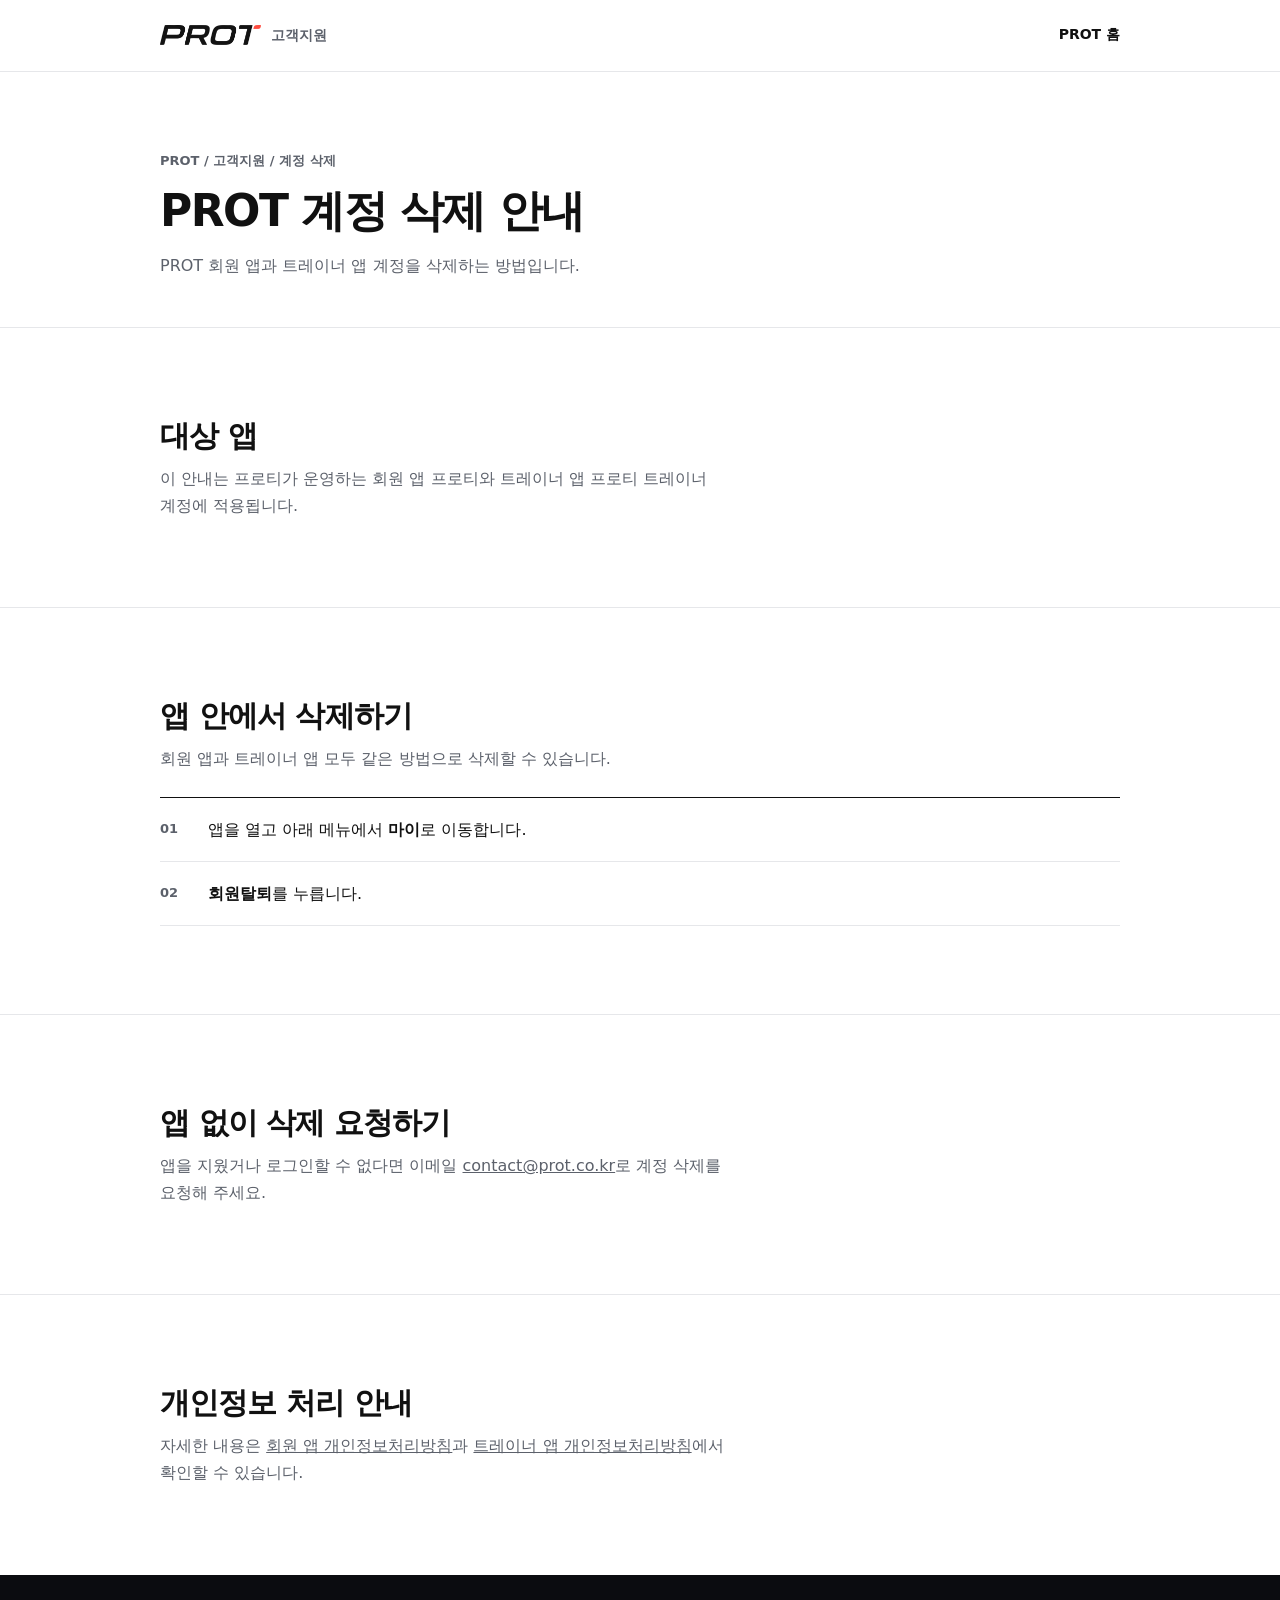
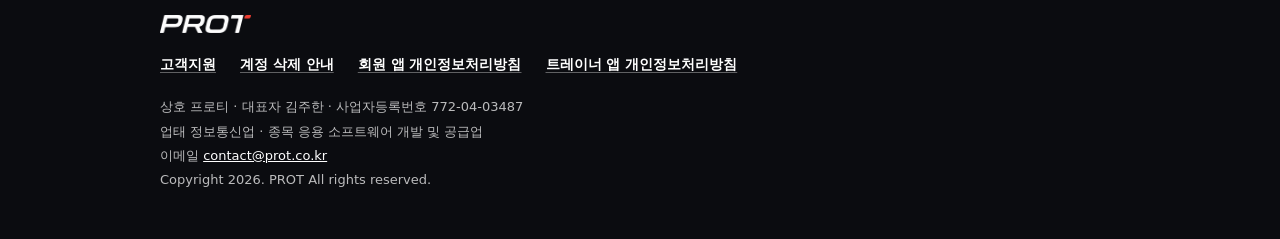
<file: support/delete-account/index.html>
<!doctype html>
<html lang="ko">
<head>
<meta charset="utf-8">
<meta name="viewport" content="width=device-width, initial-scale=1">
<title>PROT 계정 삭제 안내</title>
<meta name="description" content="PROT 회원 앱과 트레이너 앱의 계정 삭제 방법, 삭제되는 정보와 보관되는 정보를 안내합니다.">
<meta name="color-scheme" content="light only">
<meta name="theme-color" content="#FFFFFF">
<link rel="icon" href="/images/app-icon-member.png">
<link rel="stylesheet" href="/assets/support.css">
</head>
<body>
<header class="s-nav">
  <div class="container">
    <a class="logo" href="/support/"><img src="/images/wordmark-dark.png" alt="PROT" width="800" height="158">고객지원</a>
    <a class="home" href="/">PROT 홈</a>
  </div>
</header>
<main>
  <div class="s-head">
    <div class="container">
      <p class="crumb"><a href="/">PROT</a> / <a href="/support/">고객지원</a> / 계정 삭제</p>
      <h1>PROT 계정 삭제 안내</h1>
      <p>PROT 회원 앱과 트레이너 앱 계정을 삭제하는 방법입니다.</p>
    </div>
  </div>
  <section class="s-section" aria-labelledby="scope-title">
    <div class="container">
      <h2 id="scope-title">대상 앱</h2>
      <p class="intro">이 안내는 프로티가 운영하는 회원 앱 프로티와 트레이너 앱 프로티 트레이너 계정에 적용됩니다.</p>
    </div>
  </section>
  <section class="s-section" aria-labelledby="inapp-title">
    <div class="container">
      <h2 id="inapp-title">앱 안에서 삭제하기</h2>
      <p class="intro">회원 앱과 트레이너 앱 모두 같은 방법으로 삭제할 수 있습니다.</p>
      <ol class="steps">
        <li><span>앱을 열고 아래 메뉴에서 <strong>마이</strong>로 이동합니다.</span></li>
        <li><span><strong>회원탈퇴</strong>를 누릅니다.</span></li>
      </ol>
    </div>
  </section>
  <section class="s-section" aria-labelledby="request-title">
    <div class="container">
      <h2 id="request-title">앱 없이 삭제 요청하기</h2>
      <p class="intro">앱을 지웠거나 로그인할 수 없다면 이메일 <a href="mailto:contact@prot.co.kr?subject=PROT%20%EA%B3%84%EC%A0%95%20%EC%82%AD%EC%A0%9C%20%EC%9A%94%EC%B2%AD">contact@prot.co.kr</a>로 계정 삭제를 요청해 주세요.</p>
    </div>
  </section>
  <section class="s-section" aria-labelledby="data-title">
    <div class="container">
      <h2 id="data-title">개인정보 처리 안내</h2>
      <p class="intro">자세한 내용은 <a href="https://cut-fahrenheit-5e8.notion.site/_-_-3d10842bf8fa80ca99d9d68cfbadffc8?source=copy_link" target="_blank" rel="noopener">회원 앱 개인정보처리방침</a>과 <a href="https://cut-fahrenheit-5e8.notion.site/_-_-3e20842bf8fa80f69ceee5eb8e67a6e4?source=copy_link" target="_blank" rel="noopener">트레이너 앱 개인정보처리방침</a>에서 확인할 수 있습니다.</p>
    </div>
  </section>
</main>
<footer class="s-foot">
  <div class="container">
    <img src="/images/wordmark-white.png" alt="PROT" width="800" height="158" loading="lazy">
    <ul class="links">
      <li><a href="/support/">고객지원</a></li>
      <li><a href="/support/delete-account/">계정 삭제 안내</a></li>
      <li><a href="https://cut-fahrenheit-5e8.notion.site/_-_-3d10842bf8fa80ca99d9d68cfbadffc8?source=copy_link" target="_blank" rel="noopener">회원 앱 개인정보처리방침</a></li>
      <li><a href="https://cut-fahrenheit-5e8.notion.site/_-_-3e20842bf8fa80f69ceee5eb8e67a6e4?source=copy_link" target="_blank" rel="noopener">트레이너 앱 개인정보처리방침</a></li>
    </ul>
    <div class="biz">
      <p>상호 프로티 · 대표자 김주한 · 사업자등록번호 <span class="nw">772-04-03487</span></p>
      <p>업태 정보통신업 · 종목 응용 소프트웨어 개발 및 공급업</p>
      <p>이메일 <a href="mailto:contact@prot.co.kr">contact@prot.co.kr</a></p>
      <p>Copyright 2026. PROT All rights reserved.</p>
    </div>
  </div>
</footer>
</body>
</html>
</file>
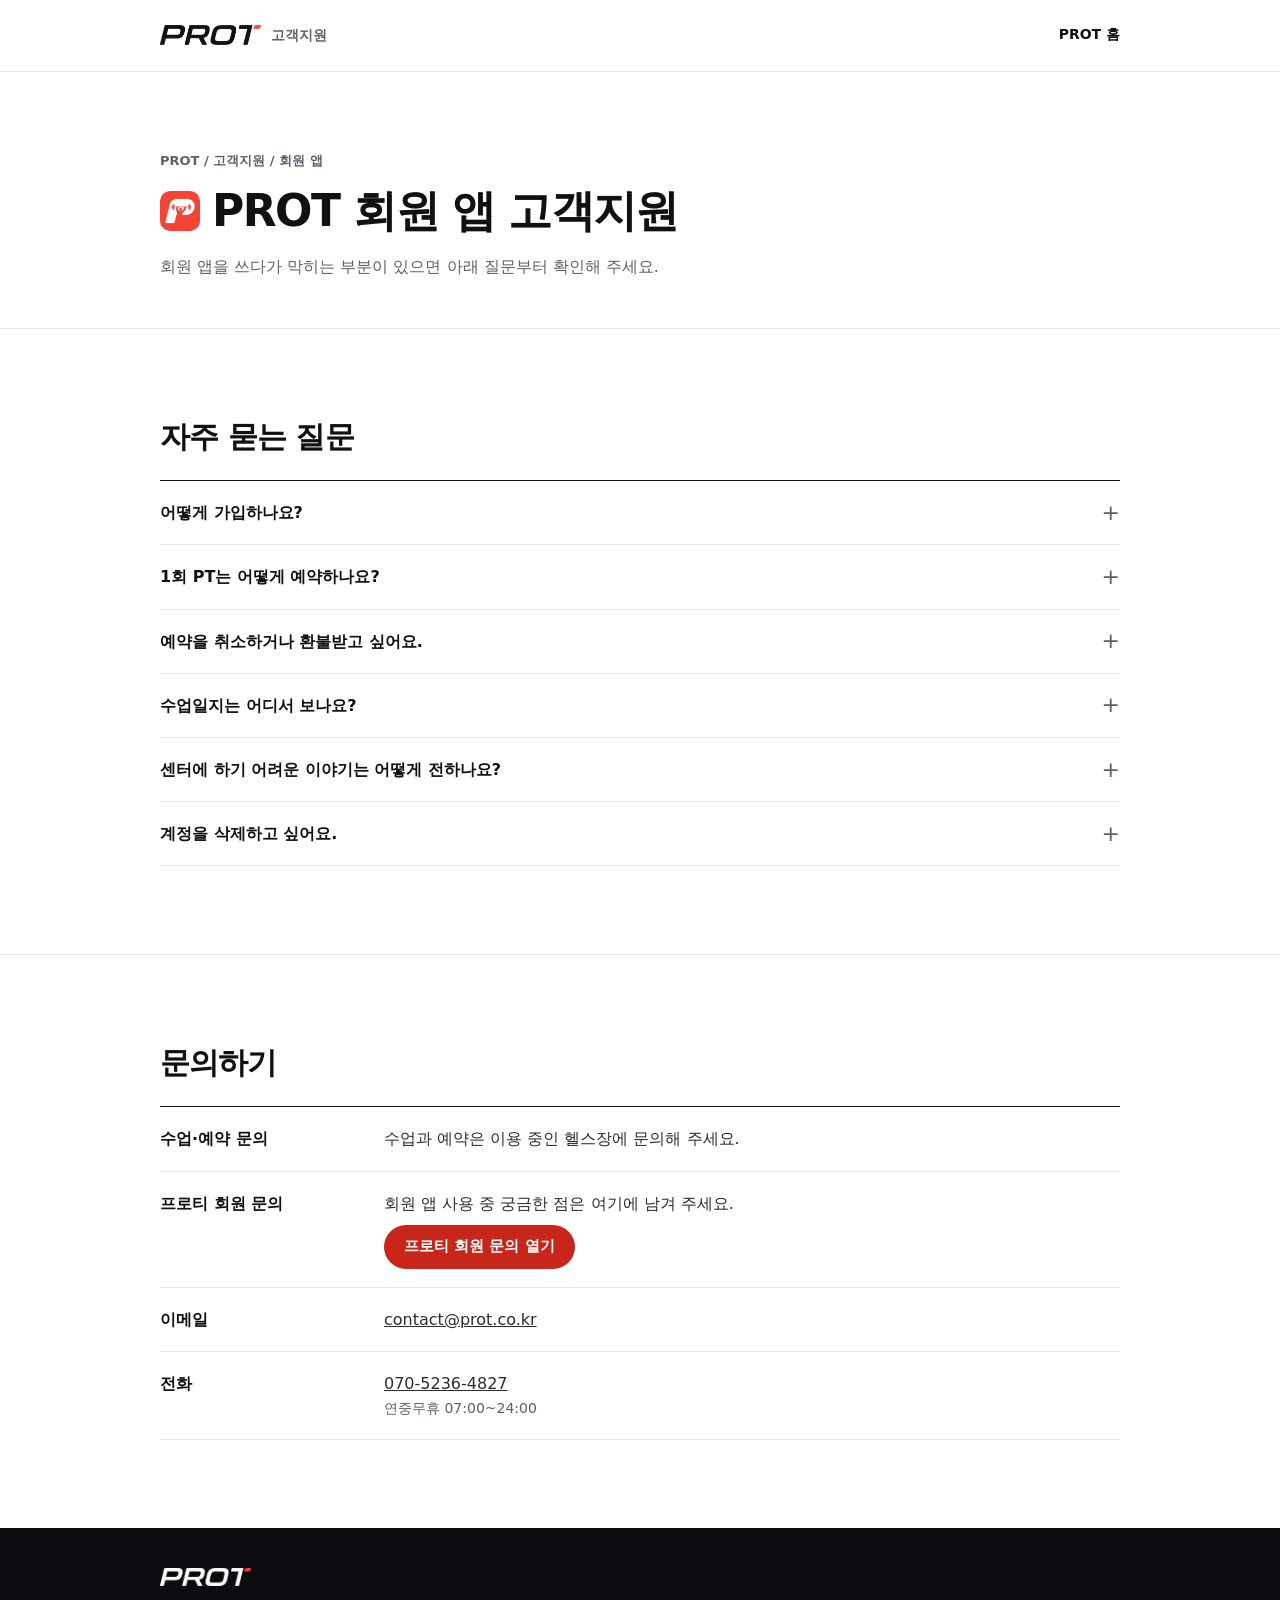
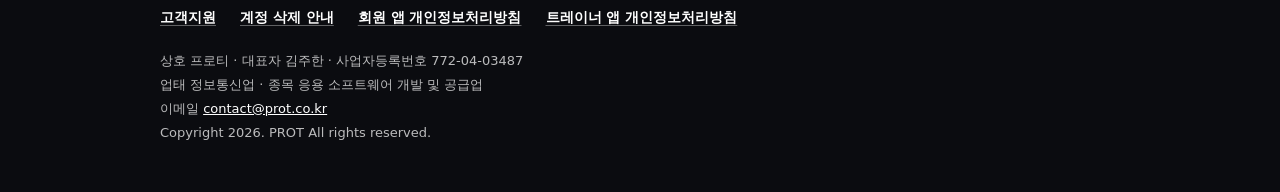
<file: support/member/index.html>
<!doctype html>
<html lang="ko">
<head>
<meta charset="utf-8">
<meta name="viewport" content="width=device-width, initial-scale=1">
<title>PROT 회원 앱 고객지원</title>
<meta name="description" content="PROT 회원 앱 자주 묻는 질문과 문의 방법을 안내합니다.">
<meta name="color-scheme" content="light only">
<meta name="theme-color" content="#FFFFFF">
<link rel="icon" href="/images/app-icon-member.png">
<link rel="stylesheet" href="/assets/support.css">
</head>
<body>
<header class="s-nav">
  <div class="container">
    <a class="logo" href="/support/"><img src="/images/wordmark-dark.png" alt="PROT" width="800" height="158">고객지원</a>
    <a class="home" href="/">PROT 홈</a>
  </div>
</header>
<main>
  <div class="s-head">
    <div class="container">
      <p class="crumb"><a href="/">PROT</a> / <a href="/support/">고객지원</a> / 회원 앱</p>
      <h1 class="app"><img src="/images/app-icon-member.png" alt="" aria-hidden="true" width="512" height="512">PROT 회원 앱 고객지원</h1>
      <p>회원 앱을 쓰다가 막히는 부분이 있으면 아래 질문부터 확인해 주세요.</p>
    </div>
  </div>
  <section class="s-section" id="faq" aria-labelledby="faq-title">
    <div class="container">
      <h2 id="faq-title">자주 묻는 질문</h2>
      <div class="faq">
        <details>
          <summary>어떻게 가입하나요?</summary>
          <div><p>휴대폰 번호로 가입하고 다니는 센터를 선택하면, 회원권과 담당 트레이너가 앱에 함께 보입니다.</p></div>
        </details>
        <details>
          <summary>1회 PT는 어떻게 예약하나요?</summary>
          <div><p>트레이너가 열어 둔 시간과 1회 PT 상품을 보고 예약을 요청합니다. 운동 목적과 요청 사항을 함께 보낼 수 있어요.</p><p>결제는 센터에서 합니다.</p></div>
        </details>
        <details>
          <summary>예약을 취소하거나 환불받고 싶어요.</summary>
          <div><p>이용 중인 센터에 문의해 주세요.</p></div>
        </details>
        <details>
          <summary>수업일지는 어디서 보나요?</summary>
          <div><p>앱에서 운동 기록과 트레이너 피드백을 확인할 수 있습니다.</p></div>
        </details>
        <details>
          <summary>센터에 하기 어려운 이야기는 어떻게 전하나요?</summary>
          <div><p>앱의 익명 문의를 이용해 주세요. 운영팀에 이름이 표시되지 않습니다.</p></div>
        </details>
        <details>
          <summary>계정을 삭제하고 싶어요.</summary>
          <div><p>계정 삭제 방법은 <a href="/support/delete-account/">계정 삭제 안내</a>에서 확인할 수 있습니다.</p></div>
        </details>
      </div>
    </div>
  </section>
  <section class="s-section" id="contact" aria-labelledby="contact-title">
    <div class="container">
      <h2 id="contact-title">문의하기</h2>
      <dl class="contact-list">
        <div><dt>수업·예약 문의</dt><dd>수업과 예약은 이용 중인 헬스장에 문의해 주세요.</dd></div>
        <div><dt>프로티 회원 문의</dt><dd>회원 앱 사용 중 궁금한 점은 여기에 남겨 주세요.<br><a href="https://balanced-prose-5e1.notion.site/b758ba0944344a7d8c9588b861079e80?pvs=105" target="_blank" rel="noopener"><span class="btn">프로티 회원 문의 열기</span></a></dd></div>
        <div><dt>이메일</dt><dd><a href="mailto:contact@prot.co.kr">contact@prot.co.kr</a></dd></div>
        <div><dt>전화</dt><dd><a href="tel:070-5236-4827">070-5236-4827</a><span class="muted">연중무휴 07:00~24:00</span></dd></div>
      </dl>
    </div>
  </section>
</main>
<footer class="s-foot">
  <div class="container">
    <img src="/images/wordmark-white.png" alt="PROT" width="800" height="158" loading="lazy">
    <ul class="links">
      <li><a href="/support/">고객지원</a></li>
      <li><a href="/support/delete-account/">계정 삭제 안내</a></li>
      <li><a href="https://cut-fahrenheit-5e8.notion.site/_-_-3d10842bf8fa80ca99d9d68cfbadffc8?source=copy_link" target="_blank" rel="noopener">회원 앱 개인정보처리방침</a></li>
      <li><a href="https://cut-fahrenheit-5e8.notion.site/_-_-3e20842bf8fa80f69ceee5eb8e67a6e4?source=copy_link" target="_blank" rel="noopener">트레이너 앱 개인정보처리방침</a></li>
    </ul>
    <div class="biz">
      <p>상호 프로티 · 대표자 김주한 · 사업자등록번호 <span class="nw">772-04-03487</span></p>
      <p>업태 정보통신업 · 종목 응용 소프트웨어 개발 및 공급업</p>
      <p>이메일 <a href="mailto:contact@prot.co.kr">contact@prot.co.kr</a></p>
      <p>Copyright 2026. PROT All rights reserved.</p>
    </div>
  </div>
</footer>
</body>
</html>
</file>
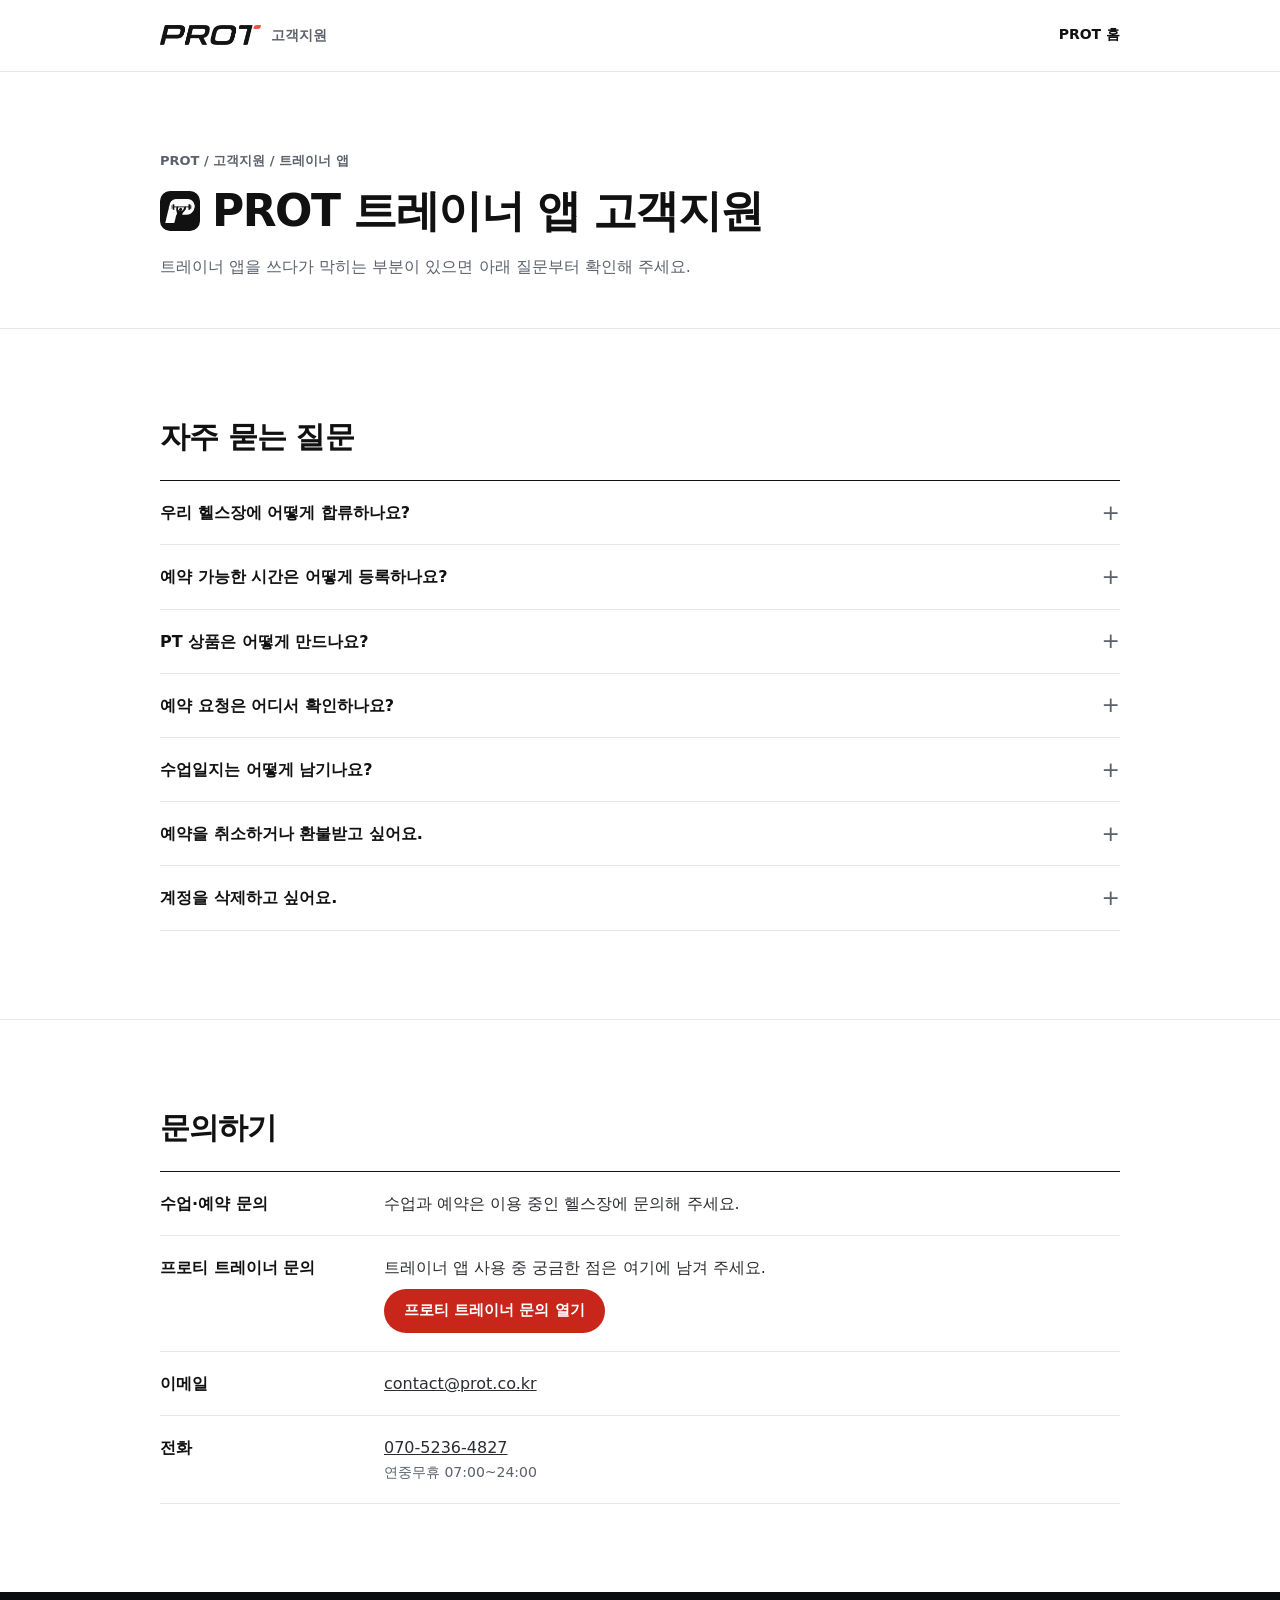
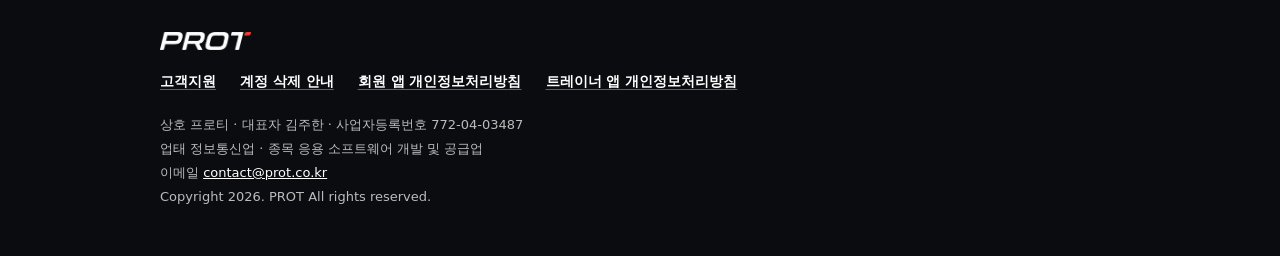
<file: support/trainer/index.html>
<!doctype html>
<html lang="ko">
<head>
<meta charset="utf-8">
<meta name="viewport" content="width=device-width, initial-scale=1">
<title>PROT 트레이너 앱 고객지원</title>
<meta name="description" content="PROT 트레이너 앱 자주 묻는 질문과 문의 방법을 안내합니다.">
<meta name="color-scheme" content="light only">
<meta name="theme-color" content="#FFFFFF">
<link rel="icon" href="/images/app-icon-member.png">
<link rel="stylesheet" href="/assets/support.css">
</head>
<body>
<header class="s-nav">
  <div class="container">
    <a class="logo" href="/support/"><img src="/images/wordmark-dark.png" alt="PROT" width="800" height="158">고객지원</a>
    <a class="home" href="/">PROT 홈</a>
  </div>
</header>
<main>
  <div class="s-head">
    <div class="container">
      <p class="crumb"><a href="/">PROT</a> / <a href="/support/">고객지원</a> / 트레이너 앱</p>
      <h1 class="app"><img src="/images/app-icon-trainer.png" alt="" aria-hidden="true" width="300" height="300">PROT 트레이너 앱 고객지원</h1>
      <p>트레이너 앱을 쓰다가 막히는 부분이 있으면 아래 질문부터 확인해 주세요.</p>
    </div>
  </div>
  <section class="s-section" id="faq" aria-labelledby="faq-title">
    <div class="container">
      <h2 id="faq-title">자주 묻는 질문</h2>
      <div class="faq">
        <details>
          <summary>우리 헬스장에 어떻게 합류하나요?</summary>
          <div><p>센터에서 받은 헬스장 가입 코드를 앱에 입력하면 우리 센터로 연결됩니다.</p></div>
        </details>
        <details>
          <summary>예약 가능한 시간은 어떻게 등록하나요?</summary>
          <div><p>회원이 예약할 수 있는 시간을 설정합니다. 반복(이번 주만/격주/매주)과 예약 단위를 고를 수 있어요.</p></div>
        </details>
        <details>
          <summary>PT 상품은 어떻게 만드나요?</summary>
          <div><p>나만의 PT 상품과 가격을 직접 만들어 등록합니다.</p><p>결제는 센터에서 합니다.</p></div>
        </details>
        <details>
          <summary>예약 요청은 어디서 확인하나요?</summary>
          <div><p>앱에서 회원의 예약 요청을 확인하고 관리할 수 있습니다.</p></div>
        </details>
        <details>
          <summary>수업일지는 어떻게 남기나요?</summary>
          <div><p>수업일지에 운동 기록과 운동별 코멘트, 총평을 남겨 회원과 공유합니다. 아직 쓰지 않은 수업일지가 있으면 알림으로 알려 드려요.</p><p>PT 종료를 확정하면 회원에게 알림이 가고, 회원이 후기를 남길 수 있습니다.</p></div>
        </details>
        <details>
          <summary>예약을 취소하거나 환불받고 싶어요.</summary>
          <div><p>이용 중인 센터에 문의해 주세요.</p></div>
        </details>
        <details>
          <summary>계정을 삭제하고 싶어요.</summary>
          <div><p>계정 삭제 방법은 <a href="/support/delete-account/">계정 삭제 안내</a>에서 확인할 수 있습니다.</p></div>
        </details>
      </div>
    </div>
  </section>
  <section class="s-section" id="contact" aria-labelledby="contact-title">
    <div class="container">
      <h2 id="contact-title">문의하기</h2>
      <dl class="contact-list">
        <div><dt>수업·예약 문의</dt><dd>수업과 예약은 이용 중인 헬스장에 문의해 주세요.</dd></div>
        <div><dt>프로티 트레이너 문의</dt><dd>트레이너 앱 사용 중 궁금한 점은 여기에 남겨 주세요.<br><a href="https://balanced-prose-5e1.notion.site/3e9a23ac22ab8046bf3ada32e0a23c92?pvs=105" target="_blank" rel="noopener"><span class="btn">프로티 트레이너 문의 열기</span></a></dd></div>
        <div><dt>이메일</dt><dd><a href="mailto:contact@prot.co.kr">contact@prot.co.kr</a></dd></div>
        <div><dt>전화</dt><dd><a href="tel:070-5236-4827">070-5236-4827</a><span class="muted">연중무휴 07:00~24:00</span></dd></div>
      </dl>
    </div>
  </section>
</main>
<footer class="s-foot">
  <div class="container">
    <img src="/images/wordmark-white.png" alt="PROT" width="800" height="158" loading="lazy">
    <ul class="links">
      <li><a href="/support/">고객지원</a></li>
      <li><a href="/support/delete-account/">계정 삭제 안내</a></li>
      <li><a href="https://cut-fahrenheit-5e8.notion.site/_-_-3d10842bf8fa80ca99d9d68cfbadffc8?source=copy_link" target="_blank" rel="noopener">회원 앱 개인정보처리방침</a></li>
      <li><a href="https://cut-fahrenheit-5e8.notion.site/_-_-3e20842bf8fa80f69ceee5eb8e67a6e4?source=copy_link" target="_blank" rel="noopener">트레이너 앱 개인정보처리방침</a></li>
    </ul>
    <div class="biz">
      <p>상호 프로티 · 대표자 김주한 · 사업자등록번호 <span class="nw">772-04-03487</span></p>
      <p>업태 정보통신업 · 종목 응용 소프트웨어 개발 및 공급업</p>
      <p>이메일 <a href="mailto:contact@prot.co.kr">contact@prot.co.kr</a></p>
      <p>Copyright 2026. PROT All rights reserved.</p>
    </div>
  </div>
</footer>
</body>
</html>
</file>
<file: assets/support.css>
/* Support pages: same tokens as the landing page (index.html) */
:root {
  color-scheme: light only;
  --brand: #F54336;
  --brand-deep: #C8261B;
  --ink: #111111;
  --ink-2: #2B2D31;
  --muted: #5C616B;
  --line: #E6E7EA;
  --paper: #FFFFFF;
  --gray: #F5F5F6;
  --dark: #0B0C10;
  --nav-h: 64px;
  --gap-section: 56px;
}
@media (min-width: 1024px) {
  :root { --gap-section: 88px; --nav-h: 72px; }
}

*, *::before, *::after { box-sizing: border-box; }
html { -webkit-text-size-adjust: 100%; scroll-padding-top: calc(var(--nav-h) + 8px); }
body {
  margin: 0;
  background: var(--paper);
  color: var(--ink);
  font-family: "Pretendard", "Apple SD Gothic Neo", "Malgun Gothic", system-ui, sans-serif;
  font-size: 15px;
  line-height: 1.7;
  word-break: keep-all;
  overflow-wrap: break-word;
  -webkit-font-smoothing: antialiased;
}
@media (min-width: 1024px) { body { font-size: 16px; } }
h1, h2, h3, p, ol, ul, dl, dd { margin: 0; }
ol, ul { padding: 0; list-style: none; }
a { color: inherit; }
img { display: block; max-width: 100%; height: auto; }
:focus-visible { outline: 2px solid var(--brand-deep); outline-offset: 3px; }

.container { width: min(960px, 100% - 40px); margin-inline: auto; }
.tbd { display: inline-block; padding: 0 .4em; border-radius: 4px; background: #FFF4D6; color: #6E4A00; font-size: .9em; font-weight: 700; white-space: nowrap; }
.muted { color: var(--muted); }

/* Header */
.s-nav { position: sticky; top: 0; z-index: 10; height: var(--nav-h); background: rgba(255, 255, 255, .97); border-bottom: 1px solid var(--line); }
.s-nav .container { height: 100%; display: flex; align-items: center; justify-content: space-between; gap: 12px; }
.s-nav .logo { display: inline-flex; align-items: center; gap: 10px; text-decoration: none; font-weight: 700; font-size: 14px; color: var(--muted); }
.s-nav .logo img { width: auto; height: 20px; }
.s-nav .home { font-size: 14px; font-weight: 700; text-decoration: none; padding: 8px 0; border-bottom: 1px solid transparent; }
.s-nav .home:hover { border-bottom-color: var(--ink); }

/* Page head */
.s-head { padding: 40px 0 32px; border-bottom: 1px solid var(--line); }
.crumb { font-size: 13px; font-weight: 700; color: var(--muted); }
.crumb a { text-decoration: none; }
.crumb a:hover { text-decoration: underline; }
.s-head h1 { margin-top: 12px; font-size: clamp(28px, 7vw, 44px); line-height: 1.22; font-weight: 800; letter-spacing: -.035em; }
.s-head .app { display: inline-flex; align-items: center; gap: 12px; }
.s-head .app img { width: 40px; height: 40px; border-radius: 10px; }
.s-head p { margin-top: 14px; max-width: 36em; color: var(--muted); }
@media (min-width: 1024px) { .s-head { padding: 64px 0 48px; } }

/* Sections */
.s-section { padding: var(--gap-section) 0; border-bottom: 1px solid var(--line); }
.s-section:last-of-type { border-bottom: 0; }
.s-section h2 { font-size: clamp(22px, 5.2vw, 30px); line-height: 1.3; font-weight: 800; letter-spacing: -.03em; }
.s-section .intro { margin-top: 10px; color: var(--muted); max-width: 36em; }

/* App picker (hub) */
.pick { margin-top: 28px; display: grid; gap: 12px; }
.pick a {
  display: grid; grid-template-columns: 44px minmax(0, 1fr) auto; gap: 4px 16px; align-items: center;
  padding: 20px; border: 1px solid var(--line); border-radius: 16px; text-decoration: none;
  transition: border-color .2s;
}
.pick a:hover { border-color: var(--ink); }
.pick img { width: 44px; height: 44px; border-radius: 11px; grid-row: span 2; }
.pick strong { font-size: 17px; letter-spacing: -.02em; }
.pick span { color: var(--muted); font-size: 14px; grid-column: 2; }
.pick .arrow { grid-column: 3; grid-row: 1 / span 2; font-size: 18px; color: var(--muted); }
.pick .plain { grid-template-columns: minmax(0, 1fr) auto; }
.pick .plain span { grid-column: 1; }
.pick .plain .arrow { grid-column: 2; }
@media (min-width: 768px) { .pick { grid-template-columns: repeat(2, minmax(0, 1fr)); } .pick .wide { grid-column: 1 / -1; } }

/* Contact */
.contact-list { margin-top: 24px; border-top: 1px solid var(--ink); }
.contact-list > div { display: grid; gap: 4px; padding: 18px 0; border-bottom: 1px solid var(--line); }
.contact-list dt { font-weight: 700; }
.contact-list dd { color: var(--ink-2); }
.contact-list dd .muted { display: block; font-size: 14px; }
@media (min-width: 768px) { .contact-list > div { grid-template-columns: 200px minmax(0, 1fr); gap: 24px; } }
.btn {
  display: inline-flex; align-items: center; justify-content: center;
  min-height: 44px; padding: 0 20px; margin-top: 8px;
  border-radius: 999px; background: var(--brand-deep); color: #fff;
  font-weight: 700; font-size: 15px; text-decoration: none;
}
.btn:hover { background: #A81E14; }
.btn-line { background: transparent; color: var(--ink); border: 1px solid #CDD0D5; }
.btn-line:hover { background: transparent; border-color: var(--ink); }

/* Steps */
.steps { margin-top: 24px; counter-reset: s; display: grid; gap: 0; border-top: 1px solid var(--ink); }
.steps li { counter-increment: s; display: grid; grid-template-columns: 36px minmax(0, 1fr); gap: 12px; padding: 18px 0; border-bottom: 1px solid var(--line); }
.steps li::before { content: counter(s, decimal-leading-zero); font-size: 13px; font-weight: 700; color: var(--muted); padding-top: 2px; }

/* FAQ */
.faq { margin-top: 24px; border-top: 1px solid var(--ink); }
.faq details { border-bottom: 1px solid var(--line); }
.faq summary {
  list-style: none; cursor: pointer;
  display: flex; justify-content: space-between; align-items: center; gap: 16px;
  padding: 18px 0; font-weight: 700; font-size: 16px;
}
.faq summary::-webkit-details-marker { display: none; }
.faq summary::after { content: "+"; flex: none; font-size: 22px; font-weight: 400; line-height: 1; color: var(--muted); }
.faq details[open] summary::after { content: "−"; }
.faq details > div { padding: 0 0 18px; color: var(--ink-2); max-width: 40em; }
.faq details > div p + p { margin-top: 8px; }

/* Plain list for data/retention */
.facts { margin-top: 24px; border-top: 1px solid var(--ink); }
.facts > div { padding: 18px 0; border-bottom: 1px solid var(--line); display: grid; gap: 4px; }
.facts dt { font-weight: 700; }
@media (min-width: 768px) { .facts > div { grid-template-columns: 200px minmax(0, 1fr); gap: 24px; } }

/* Footer */
.s-foot { padding: 40px 0 48px; background: var(--dark); color: rgba(255, 255, 255, .72); font-size: 13px; }
.s-foot .container { display: grid; gap: 20px; }
.s-foot img { width: auto; height: 18px; }
.s-foot a { color: #fff; }
.s-foot .links { display: flex; flex-wrap: wrap; gap: 8px 24px; font-size: 14px; }
.s-foot .links a { font-weight: 600; text-decoration-color: rgba(255, 255, 255, .35); text-underline-offset: 3px; }
.s-foot .biz { display: grid; gap: 2px; }
.s-foot .tbd { background: rgba(255, 244, 214, .95); }
.nw { white-space: nowrap; }
</file>
